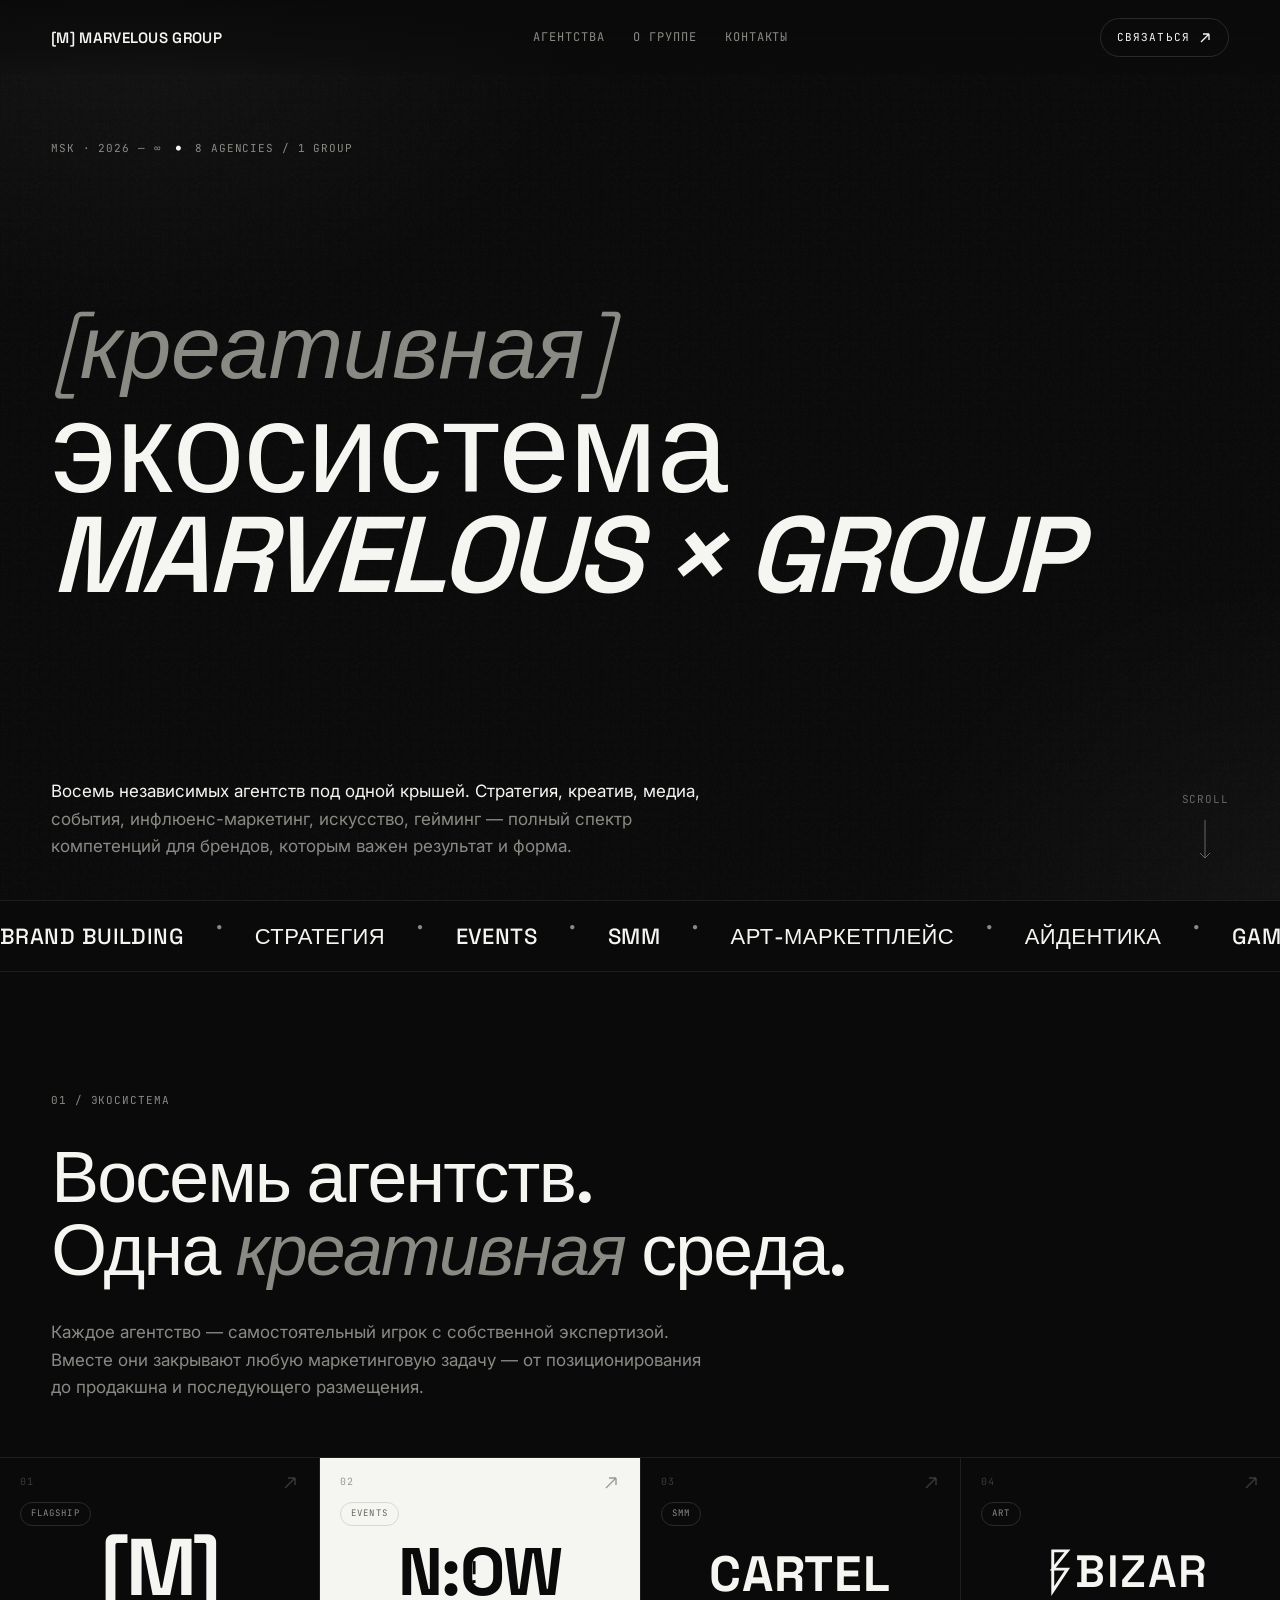
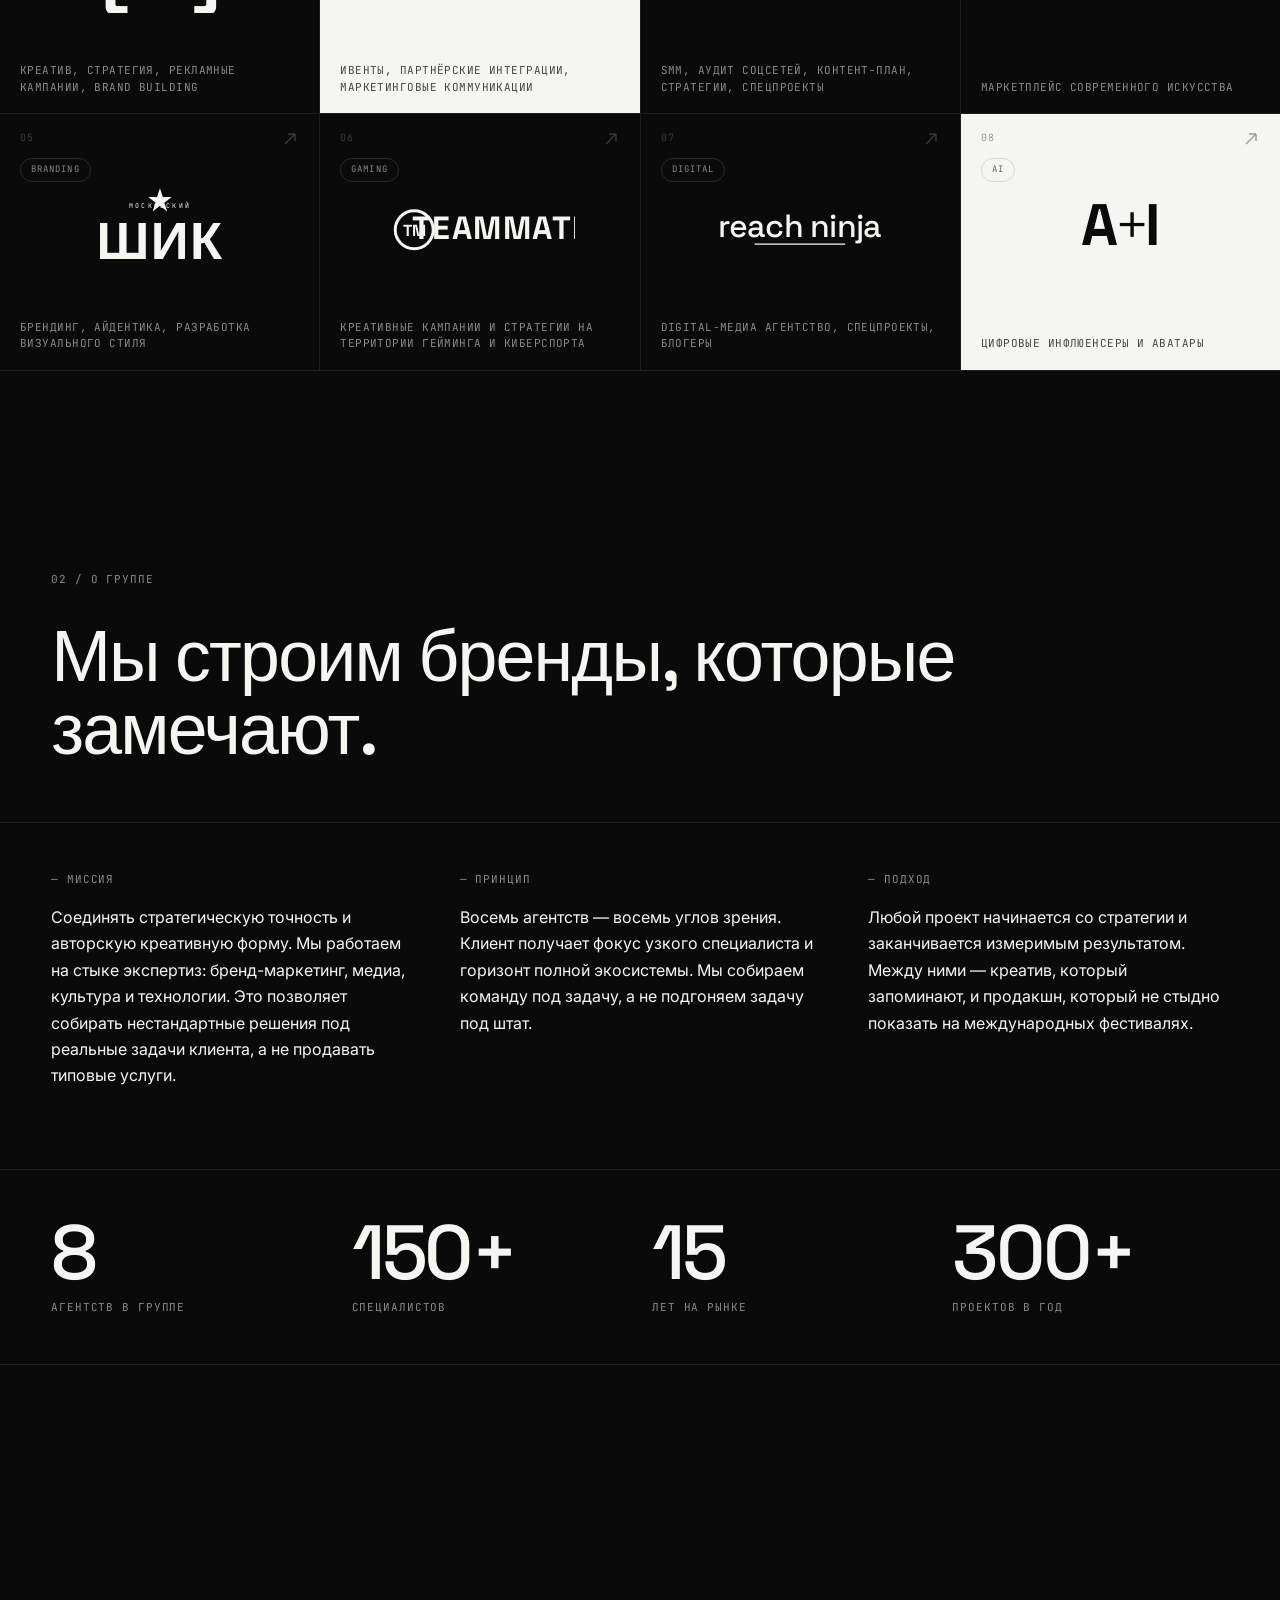
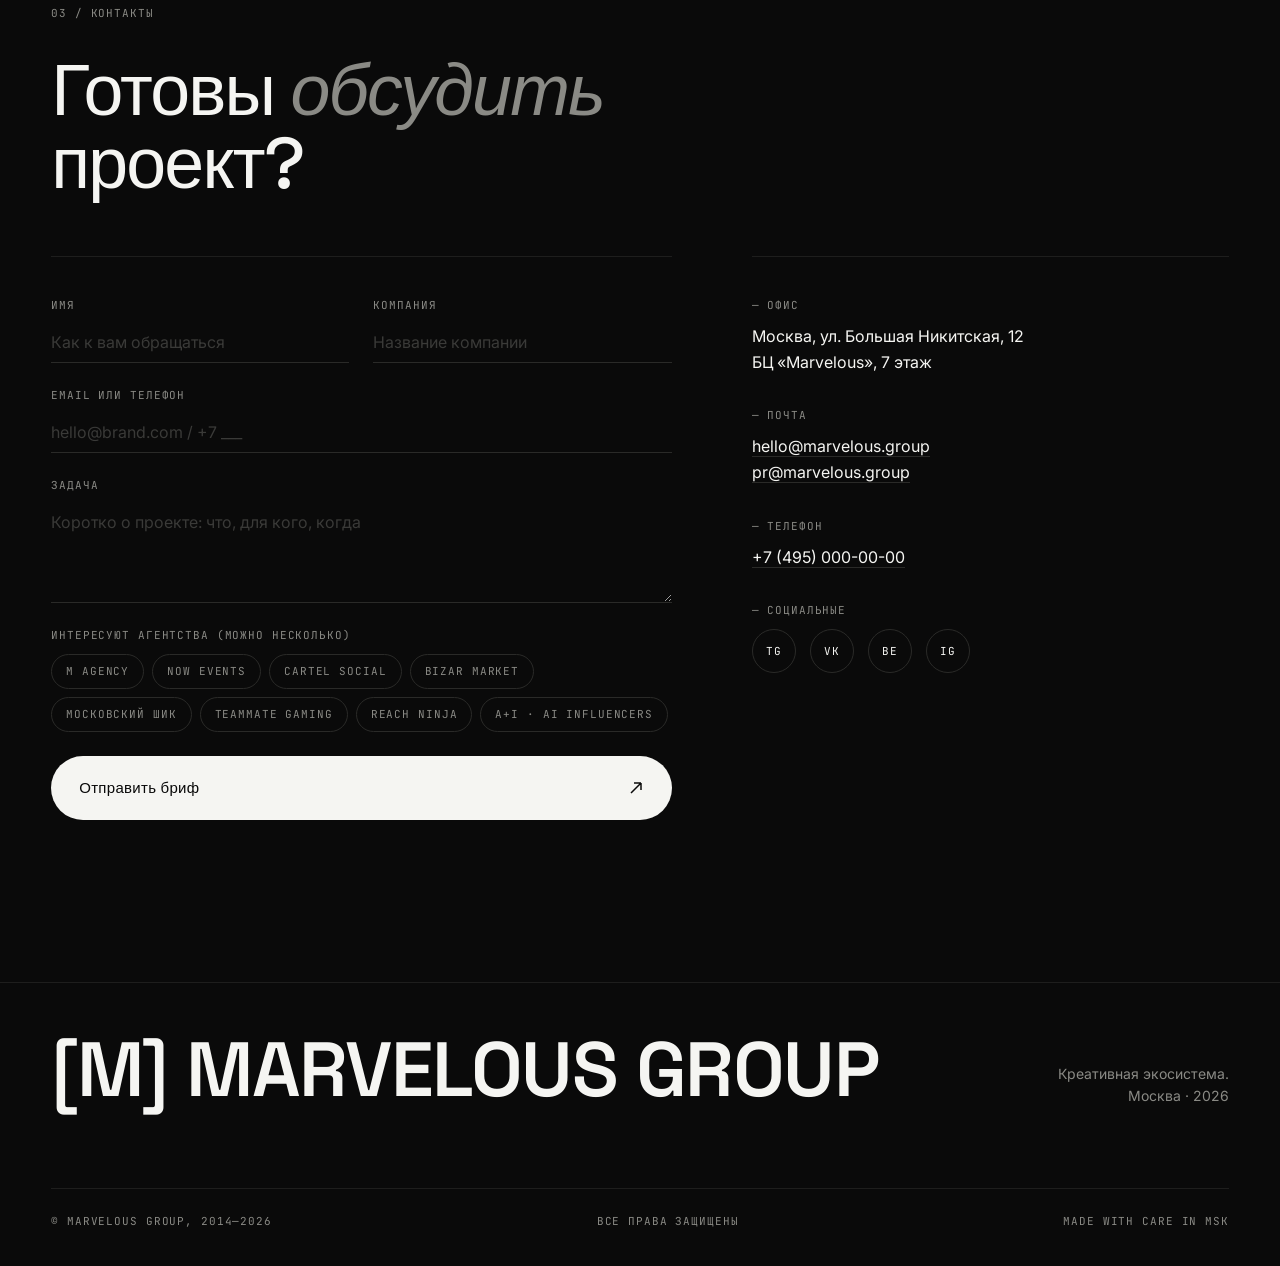
<file: index.html>
<!doctype html>
<html lang="ru">
<head>
<meta charset="utf-8" />
<meta name="viewport" content="width=device-width, initial-scale=1" />
<title>MARVELOUS GROUP — креативная экосистема</title>
<link rel="preconnect" href="https://fonts.googleapis.com">
<link rel="preconnect" href="https://fonts.gstatic.com" crossorigin>
<link href="https://fonts.googleapis.com/css2?family=Space+Grotesk:wght@300;400;500;600;700&family=Inter:wght@300;400;500;600&family=JetBrains+Mono:wght@400;500&display=swap" rel="stylesheet">
<link rel="stylesheet" href="styles.css" />
<link rel="icon" type="image/svg+xml" href="data:image/svg+xml,%3Csvg xmlns='http://www.w3.org/2000/svg' viewBox='0 0 32 32'%3E%3Crect width='32' height='32' fill='%230A0A0A'/%3E%3Ctext x='16' y='22' font-family='Space Grotesk, sans-serif' font-weight='600' font-size='18' fill='%23F5F5F2' text-anchor='middle'%3E%5BM%5D%3C/text%3E%3C/svg%3E" />



<script>
// ── CMS Data Loader ─────────────────────────────────────────────
// Loads JSON files saved by CMS and updates page content
(function() {
  function loadJSON(url) {
    try {
      var xhr = new XMLHttpRequest();
      xhr.open("GET", url, false);
      xhr.send();
      if (xhr.status === 200) return JSON.parse(xhr.responseText);
    } catch(e) {}
    return null;
  }

  document.addEventListener("DOMContentLoaded", function() {

    // ── HERO ──
    var hero = loadJSON("/_data/hero.json");
    if (hero) {
      var metaItems = document.querySelectorAll(".hero__meta .mono");
      if (metaItems[0]) metaItems[0].textContent = hero.meta_city;
      if (metaItems[2]) metaItems[2].textContent = hero.meta_agencies;
      var rows = document.querySelectorAll(".hero__title-row");
      if (rows[0]) rows[0].innerHTML = hero.title1;
      if (rows[1]) rows[1].textContent = hero.title2;
      if (rows[2]) rows[2].innerHTML = hero.title3;
      var lede = document.querySelector(".hero__lede");
      if (lede) lede.textContent = hero.lede;
    }

    // ── ABOUT ──
    var about = loadJSON("/_data/about.json");
    if (about) {
      var aboutTitle = document.querySelector(".about .section-head__title");
      if (aboutTitle) aboutTitle.innerHTML = about.title;
      var cols = document.querySelectorAll(".about__col p");
      if (cols[0]) cols[0].textContent = about.mission;
      if (cols[1]) cols[1].textContent = about.principle;
      if (cols[2]) cols[2].textContent = about.approach;
      var nums = document.querySelectorAll(".stats__num");
      var labels = document.querySelectorAll(".stats__label");
      if (nums[0]) nums[0].textContent = about.stat_agencies;
      if (nums[1]) nums[1].innerHTML = about.stat_people;
      if (nums[2]) nums[2].textContent = about.stat_years;
      if (nums[3]) nums[3].innerHTML = about.stat_projects;
    }

    // ── CONTACTS ──
    var c = loadJSON("/_data/contacts.json");
    if (c) {
      var addrEl = document.querySelector(".contacts__block p");
      if (addrEl) addrEl.innerHTML = c.address1 + "<br>" + c.address2;
      var emails = document.querySelectorAll(".contacts__block a[href^='mailto']");
      if (emails[0]) { emails[0].href = "mailto:" + c.email1; emails[0].textContent = c.email1; }
      if (emails[1]) { emails[1].href = "mailto:" + c.email2; emails[1].textContent = c.email2; }
      var phone = document.querySelector(".contacts__block a[href^='tel']");
      if (phone) { phone.href = "tel:" + c.phone.replace(/[^+\d]/g,""); phone.textContent = c.phone; }
      var social = document.querySelectorAll(".contacts__social a");
      if (social[0] && c.tg)  social[0].href = c.tg;
      if (social[1] && c.vk)  social[1].href = c.vk;
      if (social[2] && c.be)  social[2].href = c.be;
      if (social[3] && c.ig)  social[3].href = c.ig;
    }


    // ── TICKER ──
    var ticker = loadJSON("/_data/ticker.json");
    if (ticker && ticker.items && ticker.items.length) {
      var track = document.querySelector(".ticker__track");
      if (track) {
        var items = ticker.items;
        // duplicate for seamless loop
        var all = [...items, ...items];
        track.innerHTML = all.map(function(item) {
          return '<span>' + item + '</span><span>●</span>';
        }).join('');
      }
    }

    // ── LINKS: agency cards ──
    var links = loadJSON("/_data/links.json");
    if (links && links.agency_links) {
      links.agency_links.forEach(function(ag) {
        if (ag.url) {
          var card = document.querySelector('.card[data-id="' + ag.id + '"]');
          if (card) card.href = ag.url;
        }
      });
    }

    // ── FORM: set mailto action ──
    if (links && links.form_email) {
      var form = document.getElementById("contactForm");
      if (form) {
        form.addEventListener("submit", function(e) {
          e.preventDefault();
          var name = form.querySelector('[name="name"]').value;
          var contact = form.querySelector('[name="contact"]').value;
          var company = form.querySelector('[name="company"]').value;
          var brief = form.querySelector('[name="brief"]').value;
          if (!name || !contact) {
            document.getElementById("formStatus").textContent = "Заполните имя и контакт";
            return;
          }
          var subject = encodeURIComponent("Бриф от " + name + (company ? " (" + company + ")" : ""));
          var body = encodeURIComponent("Имя: " + name + "\nКомпания: " + company + "\nКонтакт: " + contact + "\n\nЗадача:\n" + brief);
          window.location.href = "mailto:" + links.form_email + "?subject=" + subject + "&body=" + body;
          document.getElementById("formStatus").textContent = "Открываем почтовый клиент...";
          document.getElementById("formStatus").classList.add("is-ok");
        }, true); // capture phase to override main.js handler
      }
    }

    // ── TYPOGRAPHY ──
    var typo = loadJSON("/_data/typography.json");
    if (typo) {
      var root = document.documentElement.style;
      if (typo.color_bg) root.setProperty("--bg", typo.color_bg);
      if (typo.color_fg) root.setProperty("--fg", typo.color_fg);
      if (typo.color_accent) root.setProperty("--accent", typo.color_accent);
      if (typo.font_size_base) root.setProperty("--fs-base", typo.font_size_base + "px");
      if (typo.font_size_hero) root.setProperty("--fs-hero", typo.font_size_hero + "vw");
    }

    // ── MAIN LOGO ──
    var logo = loadJSON("/_data/logo_main.json");
    if (logo && logo.logo_image) {
      var navLogo = document.querySelector(".nav__logo");
      if (navLogo) navLogo.innerHTML = '<img src="' + logo.logo_image + '" alt="' + logo.logo_alt + '" style="height:32px;object-fit:contain;" />';
      var footerLogo = document.querySelector(".footer__logo");
      if (footerLogo) footerLogo.innerHTML = '<img src="' + logo.logo_image + '" alt="' + logo.logo_alt + '" style="height:28px;object-fit:contain;" />';
    }

  });
})();
</script>
</head>
<body>

<!-- ============ NAV ============ -->
<nav class="nav">
  <a href="#top" class="nav__logo" aria-label="Marvelous Group">
    <span class="nav__logo-text">[M] MARVELOUS&nbsp;GROUP</span>
  </a>
  <div class="nav__links">
    <a href="#ecosystem">Агентства</a>
    <a href="#about">О группе</a>
    <a href="#contacts">Контакты</a>
  </div>
  <a href="#contacts" class="nav__cta">
    <span>Связаться</span>
    <svg width="14" height="14" viewBox="0 0 14 14" fill="none"><path d="M3 11L11 3M11 3H5M11 3V9" stroke="currentColor" stroke-width="1.3"/></svg>
  </a>
</nav>

<!-- ============ HERO ============ -->
<section class="hero" id="top">
  <div class="hero__grain"></div>
  <div class="hero__meta">
    <span class="mono">MSK · 2026 — ∞</span>
    <span class="mono hero__meta-dot">●</span>
    <span class="mono">8 AGENCIES / 1 GROUP</span>
  </div>

  <h1 class="hero__title">
    <span class="hero__title-row" data-reveal>
      <span class="hero__bracket">[</span>креативная<span class="hero__bracket">]</span>
    </span>
    <span class="hero__title-row hero__title-row--big" data-reveal style="--d:.15s">
      экосистема
    </span>
    <span class="hero__title-row hero__title-row--mega" data-reveal style="--d:.3s">
      MARVELOUS <span class="hero__amp">×</span> GROUP
    </span>
  </h1>

  <div class="hero__foot">
    <p class="hero__lede" data-reveal style="--d:.5s">
      Восемь независимых агентств под одной крышей. Стратегия, креатив, медиа,
      события, инфлюенс-маркетинг, искусство, гейминг — полный спектр компетенций
      для брендов, которым важен результат и форма.
    </p>
    <a href="#ecosystem" class="hero__scroll">
      <span class="mono">SCROLL</span>
      <svg width="12" height="40" viewBox="0 0 12 40" fill="none"><path d="M6 0V38M6 38L1 33M6 38L11 33" stroke="currentColor" stroke-width="1"/></svg>
    </a>
  </div>
</section>

<!-- ============ TICKER ============ -->
<div class="ticker" aria-hidden="true">
  <div class="ticker__track">
    <span>BRAND BUILDING</span><span>●</span>
    <span>СТРАТЕГИЯ</span><span>●</span>
    <span>EVENTS</span><span>●</span>
    <span>SMM</span><span>●</span>
    <span>АРТ-МАРКЕТПЛЕЙС</span><span>●</span>
    <span>АЙДЕНТИКА</span><span>●</span>
    <span>GAMING</span><span>●</span>
    <span>DIGITAL MEDIA</span><span>●</span>
    <span>INFLUENCE</span><span>●</span>
    <span>BRAND BUILDING</span><span>●</span>
    <span>СТРАТЕГИЯ</span><span>●</span>
    <span>EVENTS</span><span>●</span>
    <span>SMM</span><span>●</span>
    <span>АРТ-МАРКЕТПЛЕЙС</span><span>●</span>
    <span>АЙДЕНТИКА</span><span>●</span>
    <span>GAMING</span><span>●</span>
    <span>DIGITAL MEDIA</span><span>●</span>
    <span>INFLUENCE</span><span>●</span>
  </div>
</div>

<!-- ============ ECOSYSTEM GRID ============ -->
<section class="ecosystem" id="ecosystem">
  <header class="section-head">
    <span class="section-head__eyebrow mono">01 / экосистема</span>
    <h2 class="section-head__title" data-reveal>
      Восемь агентств.<br>
      Одна <i>креативная</i> среда.
    </h2>
    <p class="section-head__desc" data-reveal style="--d:.15s">
      Каждое агентство — самостоятельный игрок с собственной экспертизой.
      Вместе они закрывают любую маркетинговую задачу — от позиционирования
      до продакшна и последующего размещения.
    </p>
  </header>

  <div class="grid" id="agencyGrid"><!-- JS fills --></div>
</section>

<!-- ============ ABOUT ============ -->
<section class="about" id="about">
  <header class="section-head section-head--light">
    <span class="section-head__eyebrow mono">02 / о группе</span>
    <h2 class="section-head__title" data-reveal>
      Мы строим бренды,<br>
      которые <i>замечают</i>.
    </h2>
  </header>

  <div class="about__grid">
    <div class="about__col" data-reveal>
      <div class="mono about__label">— миссия</div>
      <p>
        Соединять стратегическую точность и авторскую креативную форму.
        Мы работаем на стыке экспертиз: бренд-маркетинг, медиа, культура
        и технологии. Это позволяет собирать нестандартные решения под
        реальные задачи клиента, а не продавать типовые услуги.
      </p>
    </div>
    <div class="about__col" data-reveal style="--d:.1s">
      <div class="mono about__label">— принцип</div>
      <p>
        Восемь агентств — восемь углов зрения. Клиент получает фокус
        узкого специалиста и горизонт полной экосистемы. Мы собираем
        команду под задачу, а не подгоняем задачу под штат.
      </p>
    </div>
    <div class="about__col" data-reveal style="--d:.2s">
      <div class="mono about__label">— подход</div>
      <p>
        Любой проект начинается со стратегии и заканчивается измеримым
        результатом. Между ними — креатив, который запоминают, и продакшн,
        который не стыдно показать на международных фестивалях.
      </p>
    </div>
  </div>

  <div class="stats">
    <div class="stats__item" data-reveal>
      <div class="stats__num">8</div>
      <div class="stats__label mono">агентств в группе</div>
    </div>
    <div class="stats__item" data-reveal style="--d:.1s">
      <div class="stats__num">150<span>+</span></div>
      <div class="stats__label mono">специалистов</div>
    </div>
    <div class="stats__item" data-reveal style="--d:.2s">
      <div class="stats__num">15</div>
      <div class="stats__label mono">лет на рынке</div>
    </div>
    <div class="stats__item" data-reveal style="--d:.3s">
      <div class="stats__num">300<span>+</span></div>
      <div class="stats__label mono">проектов в год</div>
    </div>
  </div>
</section>

<!-- ============ CONTACTS ============ -->
<section class="contacts" id="contacts">
  <header class="section-head">
    <span class="section-head__eyebrow mono">03 / контакты</span>
    <h2 class="section-head__title" data-reveal>
      Готовы <i>обсудить</i><br>
      проект?
    </h2>
  </header>

  <div class="contacts__grid">
    <form class="form" id="contactForm" novalidate>
      <label class="field">
        <span class="field__label mono">имя</span>
        <input type="text" name="name" required placeholder="Как к вам обращаться" />
      </label>
      <label class="field">
        <span class="field__label mono">компания</span>
        <input type="text" name="company" placeholder="Название компании" />
      </label>
      <label class="field field--full">
        <span class="field__label mono">email или телефон</span>
        <input type="text" name="contact" required placeholder="hello@brand.com / +7 ___" />
      </label>
      <label class="field field--full">
        <span class="field__label mono">задача</span>
        <textarea name="brief" rows="4" placeholder="Коротко о проекте: что, для кого, когда"></textarea>
      </label>
      <div class="field field--full form__agencies">
        <span class="field__label mono">интересуют агентства (можно несколько)</span>
        <div class="chips" id="chips"></div>
      </div>
      <button class="btn" type="submit">
        <span>Отправить бриф</span>
        <svg width="16" height="16" viewBox="0 0 16 16" fill="none"><path d="M3 13L13 3M13 3H6M13 3V10" stroke="currentColor" stroke-width="1.5"/></svg>
      </button>
      <div class="form__status mono" id="formStatus"></div>
    </form>

    <aside class="contacts__info">
      <div class="contacts__block">
        <div class="mono contacts__label">— офис</div>
        <p>Москва, ул. Большая Никитская, 12<br>БЦ «Marvelous», 7&nbsp;этаж</p>
      </div>
      <div class="contacts__block">
        <div class="mono contacts__label">— почта</div>
        <a href="mailto:hello@marvelous.group">hello@marvelous.group</a><br>
        <a href="mailto:pr@marvelous.group">pr@marvelous.group</a>
      </div>
      <div class="contacts__block">
        <div class="mono contacts__label">— телефон</div>
        <a href="tel:+74950000000">+7 (495) 000-00-00</a>
      </div>
      <div class="contacts__block">
        <div class="mono contacts__label">— социальные</div>
        <div class="contacts__social">
          <a href="#">TG</a>
          <a href="#">VK</a>
          <a href="#">BE</a>
          <a href="#">IG</a>
        </div>
      </div>
    </aside>
  </div>
</section>

<!-- ============ FOOTER ============ -->
<footer class="footer">
  <div class="footer__top">
    <div class="footer__logo">
      [M] MARVELOUS&nbsp;GROUP
    </div>
    <div class="footer__lede">
      Креативная экосистема.<br>Москва · 2026
    </div>
  </div>
  <div class="footer__bot mono">
    <span>© MARVELOUS GROUP, 2014—2026</span>
    <span>все права защищены</span>
    <span>made with care in MSK</span>
  </div>
</footer>

<!-- ============ MODAL ============ -->
<div class="modal" id="modal" aria-hidden="true" role="dialog">
  <div class="modal__backdrop" data-close></div>
  <div class="modal__panel" role="document">
    <button class="modal__close" data-close aria-label="Закрыть">
      <svg width="18" height="18" viewBox="0 0 18 18"><path d="M2 2L16 16M16 2L2 16" stroke="currentColor" stroke-width="1.5"/></svg>
    </button>
    <div class="modal__body" id="modalBody"></div>
  </div>
</div>

<script src="agencies.js"></script>
<script src="main.js"></script>
</body>
</html>
</file>
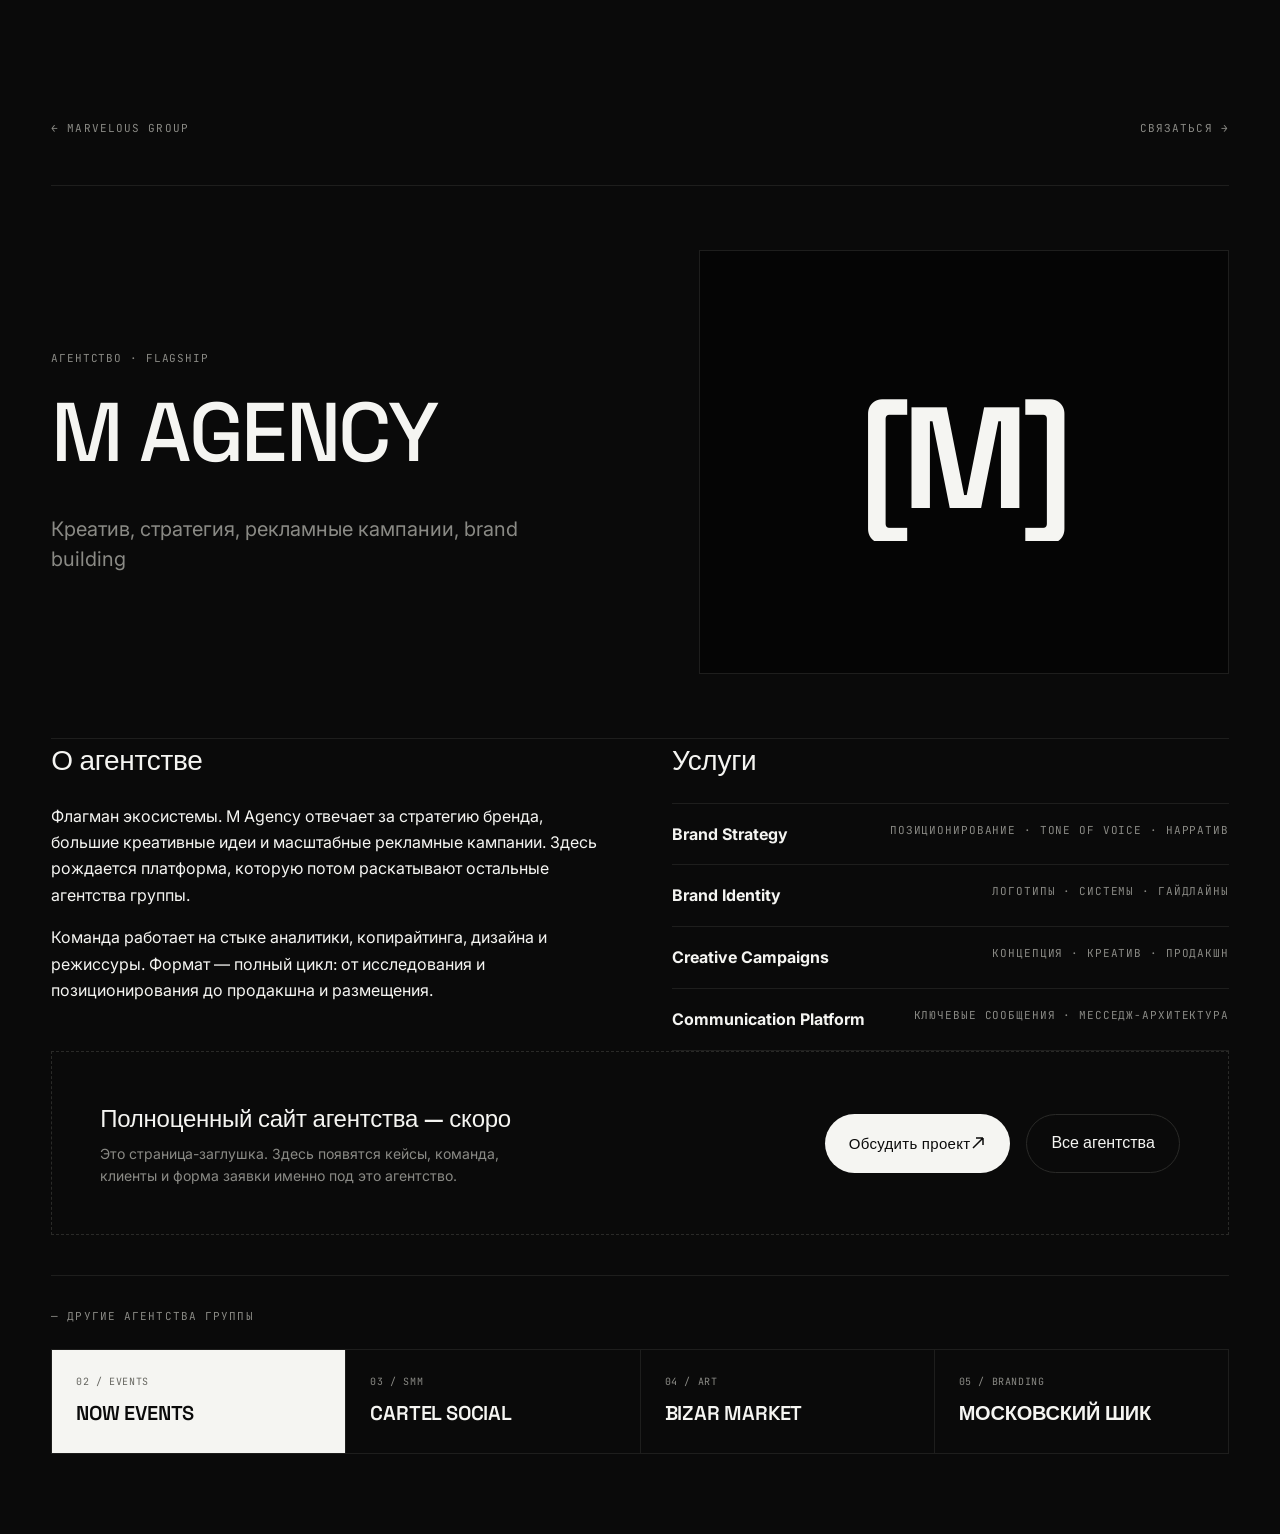
<file: agency/_template.html>
<!doctype html>
<html lang="ru">
<head>
<meta charset="utf-8"/>
<meta name="viewport" content="width=device-width, initial-scale=1"/>
<title>Агентство — MARVELOUS GROUP</title>
<link rel="preconnect" href="https://fonts.googleapis.com">
<link rel="preconnect" href="https://fonts.gstatic.com" crossorigin>
<link href="https://fonts.googleapis.com/css2?family=Space+Grotesk:wght@300;400;500;600;700&family=Inter:wght@300;400;500;600&family=JetBrains+Mono:wght@400;500&display=swap" rel="stylesheet">
<link rel="stylesheet" href="../styles.css"/>
<style>
  .stub{
    min-height:100svh;
    padding: 120px var(--pad-x) 80px;
    display:flex; flex-direction:column; gap: 48px;
  }
  .stub__nav{
    display:flex; justify-content:space-between; align-items:center;
    font-family:var(--mono); font-size:11px; letter-spacing:.1em; text-transform:uppercase;
  }
  .stub__nav a{ color:var(--fg-dim); transition:color .3s var(--ease);}
  .stub__nav a:hover{color:var(--fg);}
  .stub__hero{
    display:grid; grid-template-columns: 1.1fr 1fr; gap: 64px;
    align-items:center;
    border-top:1px solid var(--line);
    border-bottom:1px solid var(--line);
    padding: 64px 0;
  }
  @media (max-width: 1200px){ .stub__hero{grid-template-columns:1fr; gap:40px} }
  .stub__eyebrow{ margin-bottom:24px;}
  .stub__name{
    font-family:var(--display); font-weight:500;
    font-size: clamp(48px, 6.5vw, 104px);
    line-height:1; letter-spacing:-.03em;
    overflow-wrap: break-word; word-break: normal;
  }
  .stub__tagline{
    margin-top: 40px; font-size:20px; line-height:1.5; color: var(--fg-dim); max-width: 40ch;
  }
  .stub__logo{
    display:flex; align-items:center; justify-content:center;
    aspect-ratio: 5/4;
    background:#050505; border:1px solid var(--line);
    padding: 48px;
  }
  .stub__logo--inverse{ background: var(--bg-alt); color:#0A0A0A;}
  .stub__logo svg{ width: min(80%, 340px); height:auto; }

  .stub__body{
    display:grid; grid-template-columns: 1fr 1fr; gap: 64px;
  }
  @media (max-width: 900px){ .stub__body{grid-template-columns:1fr; gap:32px} }
  .stub__body h3{
    font-family:var(--display); font-weight:500;
    font-size: 28px; letter-spacing:-.01em;
    margin-bottom: 20px;
  }
  .stub__body p{ color:var(--fg); line-height:1.65; margin-bottom:16px; font-size:16px;}
  .stub__services{list-style:none;}
  .stub__services li{
    padding: 18px 0; border-top:1px solid var(--line);
    display:flex; justify-content:space-between; gap:24px;
    font-size:16px;
  }
  .stub__services li:last-child{border-bottom:1px solid var(--line);}
  .stub__services li span{
    color:var(--fg-dim); font-family:var(--mono); font-size:11px; letter-spacing:.08em; text-transform:uppercase;
  }

  .stub__coming{
    padding: 48px;
    border:1px dashed var(--line-strong);
    display:flex; align-items:center; gap:24px; flex-wrap:wrap; justify-content:space-between;
  }
  .stub__coming h4{
    font-family:var(--display); font-weight:500; font-size:24px; letter-spacing:-.01em;
  }
  .stub__coming p{ color: var(--fg-dim); max-width:50ch; margin-top:6px; font-size:14px;}

  .stub__cta{ display:flex; gap:16px; flex-wrap:wrap; }
  .stub__cta .btn{ width:auto; padding: 16px 24px;}
  .stub__cta .ghost{
    padding: 16px 24px;
    border:1px solid var(--line-strong); border-radius:999px;
    font-family:var(--display); font-weight:500;
    transition: border-color .3s var(--ease);
  }
  .stub__cta .ghost:hover{ border-color: var(--fg);}

  .stub__other{
    margin-top: 40px;
    padding-top:32px; border-top:1px solid var(--line);
  }
  .stub__other-title{
    font-family:var(--mono); font-size:11px; letter-spacing:.1em; text-transform:uppercase;
    color:var(--fg-dim); margin-bottom:24px;
  }
  .stub__other-grid{
    display:grid; grid-template-columns: repeat(4, 1fr); gap:1px;
    background:var(--line);
    border: 1px solid var(--line);
  }
  @media (max-width: 900px){ .stub__other-grid{grid-template-columns: repeat(2, 1fr);} }
  .stub__other-grid a{
    background:var(--bg);
    padding: 24px;
    display:flex; flex-direction:column; gap:8px;
    transition: background .3s var(--ease);
  }
  .stub__other-grid a:hover{ background:#050505;}
  .stub__other-grid a.inverse{ background:var(--bg-alt); color:#0A0A0A;}
  .stub__other-grid a.inverse:hover{ background: #ECECE8;}
  .stub__other-name{
    font-family:var(--display); font-weight:600; font-size:20px; letter-spacing:-.01em;
  }
  .stub__other-desc{
    font-family:var(--mono); font-size:10px; letter-spacing:.06em; text-transform:uppercase;
    color:var(--fg-dim);
  }
  .stub__other-grid a.inverse .stub__other-desc{ color:#666660;}
</style>
</head>
<body>

<main class="stub" id="stub">
  <div class="stub__nav">
    <a href="../index.html">← MARVELOUS GROUP</a>
    <a href="../index.html#contacts">Связаться →</a>
  </div>

  <div id="content"><!-- filled by JS --></div>
</main>

<script src="../agencies.js"></script>
<script>
(function(){
  const slug = new URLSearchParams(location.search).get("slug")
    || location.pathname.split("/").pop().replace(".html","");
  const AGENCIES = window.AGENCIES || [];
  const invertedIds = new Set(["now", "ai"]);
  const a = AGENCIES.find(x => x.slug === slug) || AGENCIES[0];

  const others = AGENCIES.filter(x => x.slug !== a.slug).slice(0, 4);

  const el = document.getElementById("content");
  el.innerHTML = `
    <section class="stub__hero">
      <div>
        <div class="mono stub__eyebrow">агентство · ${a.tag}</div>
        <h1 class="stub__name">${a.nameFull}</h1>
        <p class="stub__tagline">${a.tagline}</p>
      </div>
      <div class="stub__logo ${invertedIds.has(a.id) ? "stub__logo--inverse" : ""}">${a.logo}</div>
    </section>

    <section class="stub__body">
      <div>
        <h3>О агентстве</h3>
        ${a.about.map(p => `<p>${p}</p>`).join("")}
      </div>
      <div>
        <h3>Услуги</h3>
        <ul class="stub__services">
          ${a.services.map(s => `<li><strong>${s[0]}</strong><span>${s[1]}</span></li>`).join("")}
        </ul>
      </div>
    </section>

    <section class="stub__coming">
      <div>
        <h4>Полноценный сайт агентства — скоро</h4>
        <p>Это страница-заглушка. Здесь появятся кейсы, команда, клиенты и форма заявки именно под это агентство.</p>
      </div>
      <div class="stub__cta">
        <a class="btn" href="../index.html#contacts">
          <span>Обсудить проект</span>
          <svg width="16" height="16" viewBox="0 0 16 16" fill="none"><path d="M3 13L13 3M13 3H6M13 3V10" stroke="currentColor" stroke-width="1.5"/></svg>
        </a>
        <a class="ghost" href="../index.html#ecosystem">Все агентства</a>
      </div>
    </section>

    <section class="stub__other">
      <div class="stub__other-title">— другие агентства группы</div>
      <div class="stub__other-grid">
        ${others.map(o => `
          <a href="${o.slug}.html" class="${invertedIds.has(o.id) ? "inverse" : ""}">
            <span class="stub__other-desc">0${AGENCIES.indexOf(o)+1} / ${o.tag}</span>
            <span class="stub__other-name">${o.nameFull}</span>
          </a>
        `).join("")}
      </div>
    </section>
  `;

  document.title = `${a.nameFull} — MARVELOUS GROUP`;
})();
</script>

</body>
</html>
</file>
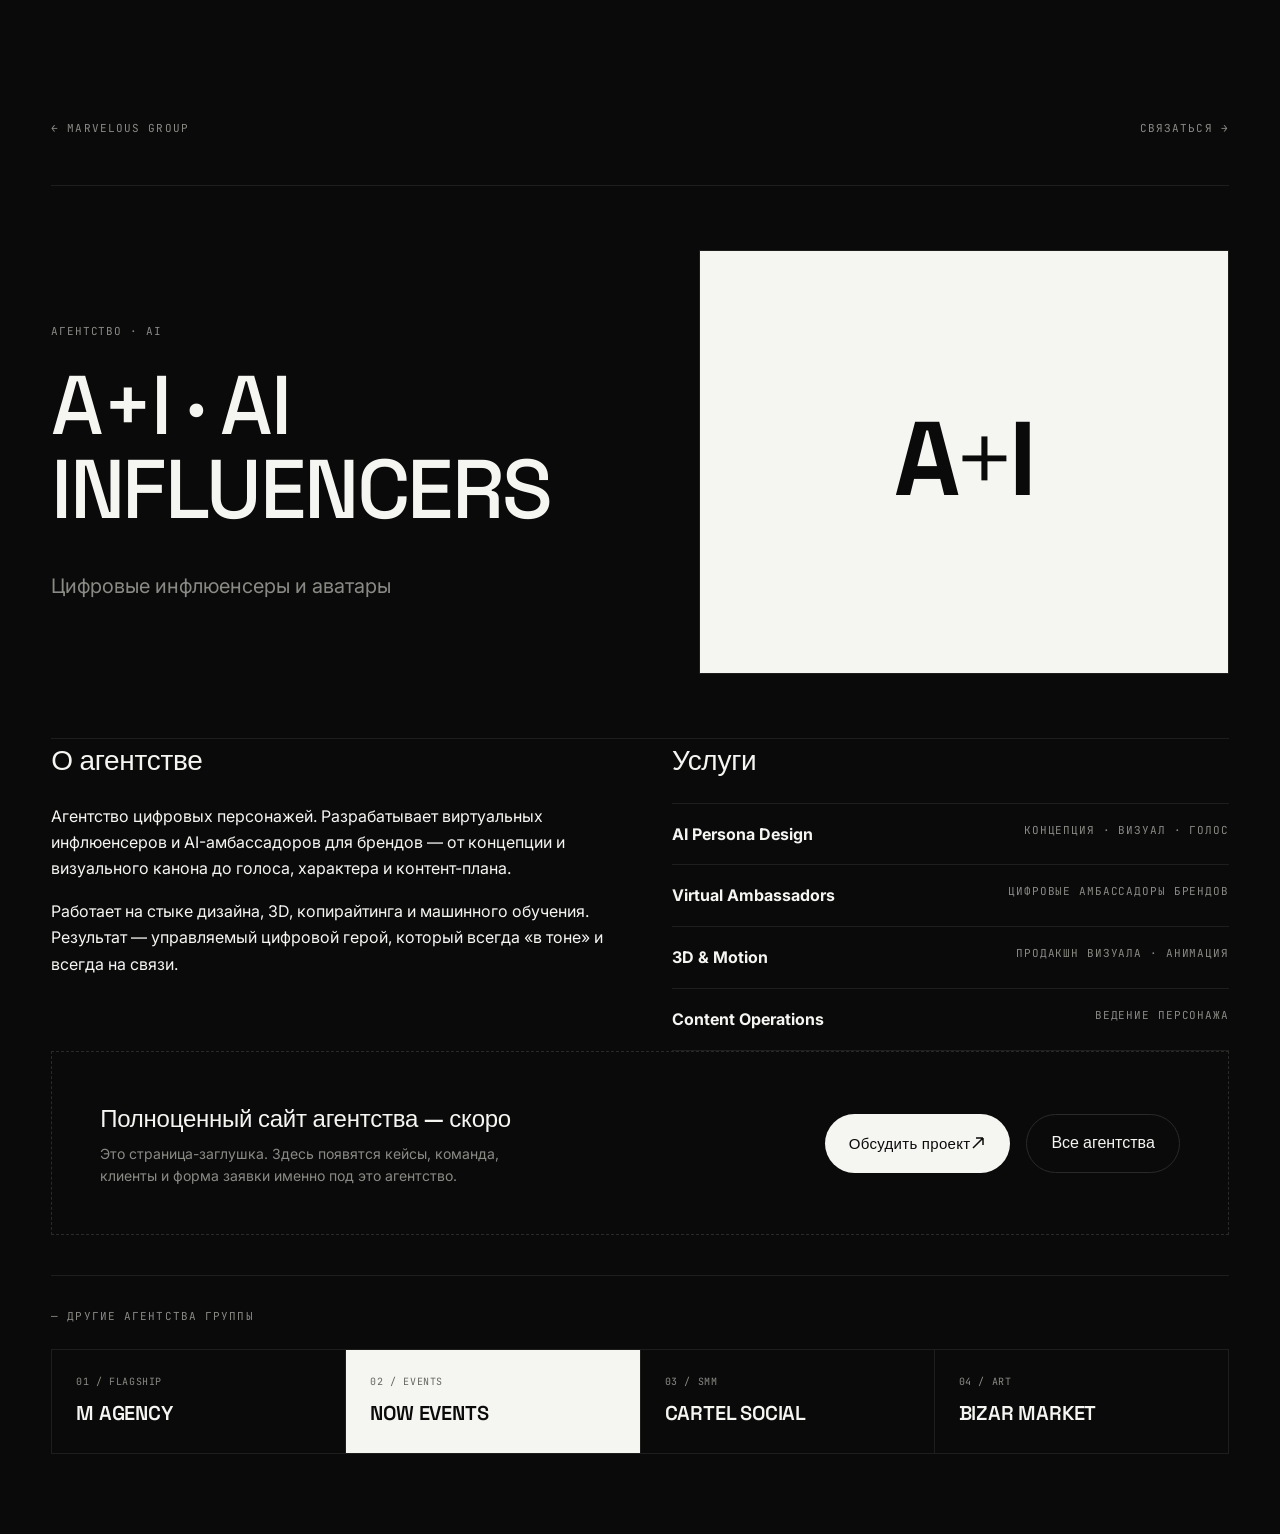
<file: agency/ai.html>
<!doctype html>
<html lang="ru">
<head>
<meta charset="utf-8"/>
<meta name="viewport" content="width=device-width, initial-scale=1"/>
<title>Агентство — MARVELOUS GROUP</title>
<link rel="preconnect" href="https://fonts.googleapis.com">
<link rel="preconnect" href="https://fonts.gstatic.com" crossorigin>
<link href="https://fonts.googleapis.com/css2?family=Space+Grotesk:wght@300;400;500;600;700&family=Inter:wght@300;400;500;600&family=JetBrains+Mono:wght@400;500&display=swap" rel="stylesheet">
<link rel="stylesheet" href="../styles.css"/>
<style>
  .stub{
    min-height:100svh;
    padding: 120px var(--pad-x) 80px;
    display:flex; flex-direction:column; gap: 48px;
  }
  .stub__nav{
    display:flex; justify-content:space-between; align-items:center;
    font-family:var(--mono); font-size:11px; letter-spacing:.1em; text-transform:uppercase;
  }
  .stub__nav a{ color:var(--fg-dim); transition:color .3s var(--ease);}
  .stub__nav a:hover{color:var(--fg);}
  .stub__hero{
    display:grid; grid-template-columns: 1.1fr 1fr; gap: 64px;
    align-items:center;
    border-top:1px solid var(--line);
    border-bottom:1px solid var(--line);
    padding: 64px 0;
  }
  @media (max-width: 1200px){ .stub__hero{grid-template-columns:1fr; gap:40px} }
  .stub__eyebrow{ margin-bottom:24px;}
  .stub__name{
    font-family:var(--display); font-weight:500;
    font-size: clamp(48px, 6.5vw, 104px);
    line-height:1; letter-spacing:-.03em;
    overflow-wrap: break-word; word-break: normal;
  }
  .stub__tagline{
    margin-top: 40px; font-size:20px; line-height:1.5; color: var(--fg-dim); max-width: 40ch;
  }
  .stub__logo{
    display:flex; align-items:center; justify-content:center;
    aspect-ratio: 5/4;
    background:#050505; border:1px solid var(--line);
    padding: 48px;
  }
  .stub__logo--inverse{ background: var(--bg-alt); color:#0A0A0A;}
  .stub__logo svg{ width: min(80%, 340px); height:auto; }

  .stub__body{
    display:grid; grid-template-columns: 1fr 1fr; gap: 64px;
  }
  @media (max-width: 900px){ .stub__body{grid-template-columns:1fr; gap:32px} }
  .stub__body h3{
    font-family:var(--display); font-weight:500;
    font-size: 28px; letter-spacing:-.01em;
    margin-bottom: 20px;
  }
  .stub__body p{ color:var(--fg); line-height:1.65; margin-bottom:16px; font-size:16px;}
  .stub__services{list-style:none;}
  .stub__services li{
    padding: 18px 0; border-top:1px solid var(--line);
    display:flex; justify-content:space-between; gap:24px;
    font-size:16px;
  }
  .stub__services li:last-child{border-bottom:1px solid var(--line);}
  .stub__services li span{
    color:var(--fg-dim); font-family:var(--mono); font-size:11px; letter-spacing:.08em; text-transform:uppercase;
  }

  .stub__coming{
    padding: 48px;
    border:1px dashed var(--line-strong);
    display:flex; align-items:center; gap:24px; flex-wrap:wrap; justify-content:space-between;
  }
  .stub__coming h4{
    font-family:var(--display); font-weight:500; font-size:24px; letter-spacing:-.01em;
  }
  .stub__coming p{ color: var(--fg-dim); max-width:50ch; margin-top:6px; font-size:14px;}

  .stub__cta{ display:flex; gap:16px; flex-wrap:wrap; }
  .stub__cta .btn{ width:auto; padding: 16px 24px;}
  .stub__cta .ghost{
    padding: 16px 24px;
    border:1px solid var(--line-strong); border-radius:999px;
    font-family:var(--display); font-weight:500;
    transition: border-color .3s var(--ease);
  }
  .stub__cta .ghost:hover{ border-color: var(--fg);}

  .stub__other{
    margin-top: 40px;
    padding-top:32px; border-top:1px solid var(--line);
  }
  .stub__other-title{
    font-family:var(--mono); font-size:11px; letter-spacing:.1em; text-transform:uppercase;
    color:var(--fg-dim); margin-bottom:24px;
  }
  .stub__other-grid{
    display:grid; grid-template-columns: repeat(4, 1fr); gap:1px;
    background:var(--line);
    border: 1px solid var(--line);
  }
  @media (max-width: 900px){ .stub__other-grid{grid-template-columns: repeat(2, 1fr);} }
  .stub__other-grid a{
    background:var(--bg);
    padding: 24px;
    display:flex; flex-direction:column; gap:8px;
    transition: background .3s var(--ease);
  }
  .stub__other-grid a:hover{ background:#050505;}
  .stub__other-grid a.inverse{ background:var(--bg-alt); color:#0A0A0A;}
  .stub__other-grid a.inverse:hover{ background: #ECECE8;}
  .stub__other-name{
    font-family:var(--display); font-weight:600; font-size:20px; letter-spacing:-.01em;
  }
  .stub__other-desc{
    font-family:var(--mono); font-size:10px; letter-spacing:.06em; text-transform:uppercase;
    color:var(--fg-dim);
  }
  .stub__other-grid a.inverse .stub__other-desc{ color:#666660;}
</style>
</head>
<body>

<main class="stub" id="stub">
  <div class="stub__nav">
    <a href="../index.html">← MARVELOUS GROUP</a>
    <a href="../index.html#contacts">Связаться →</a>
  </div>

  <div id="content"><!-- filled by JS --></div>
</main>

<script src="../agencies.js"></script>
<script>
(function(){
  const slug = "ai";
  const AGENCIES = window.AGENCIES || [];
  const invertedIds = new Set(["now", "ai"]);
  const a = AGENCIES.find(x => x.slug === slug) || AGENCIES[0];

  const others = AGENCIES.filter(x => x.slug !== a.slug).slice(0, 4);

  const el = document.getElementById("content");
  el.innerHTML = `
    <section class="stub__hero">
      <div>
        <div class="mono stub__eyebrow">агентство · ${a.tag}</div>
        <h1 class="stub__name">${a.nameFull}</h1>
        <p class="stub__tagline">${a.tagline}</p>
      </div>
      <div class="stub__logo ${invertedIds.has(a.id) ? "stub__logo--inverse" : ""}">${a.logo}</div>
    </section>

    <section class="stub__body">
      <div>
        <h3>О агентстве</h3>
        ${a.about.map(p => `<p>${p}</p>`).join("")}
      </div>
      <div>
        <h3>Услуги</h3>
        <ul class="stub__services">
          ${a.services.map(s => `<li><strong>${s[0]}</strong><span>${s[1]}</span></li>`).join("")}
        </ul>
      </div>
    </section>

    <section class="stub__coming">
      <div>
        <h4>Полноценный сайт агентства — скоро</h4>
        <p>Это страница-заглушка. Здесь появятся кейсы, команда, клиенты и форма заявки именно под это агентство.</p>
      </div>
      <div class="stub__cta">
        <a class="btn" href="../index.html#contacts">
          <span>Обсудить проект</span>
          <svg width="16" height="16" viewBox="0 0 16 16" fill="none"><path d="M3 13L13 3M13 3H6M13 3V10" stroke="currentColor" stroke-width="1.5"/></svg>
        </a>
        <a class="ghost" href="../index.html#ecosystem">Все агентства</a>
      </div>
    </section>

    <section class="stub__other">
      <div class="stub__other-title">— другие агентства группы</div>
      <div class="stub__other-grid">
        ${others.map(o => `
          <a href="${o.slug}.html" class="${invertedIds.has(o.id) ? "inverse" : ""}">
            <span class="stub__other-desc">0${AGENCIES.indexOf(o)+1} / ${o.tag}</span>
            <span class="stub__other-name">${o.nameFull}</span>
          </a>
        `).join("")}
      </div>
    </section>
  `;

  document.title = `${a.nameFull} — MARVELOUS GROUP`;
})();
</script>

</body>
</html>
</file>
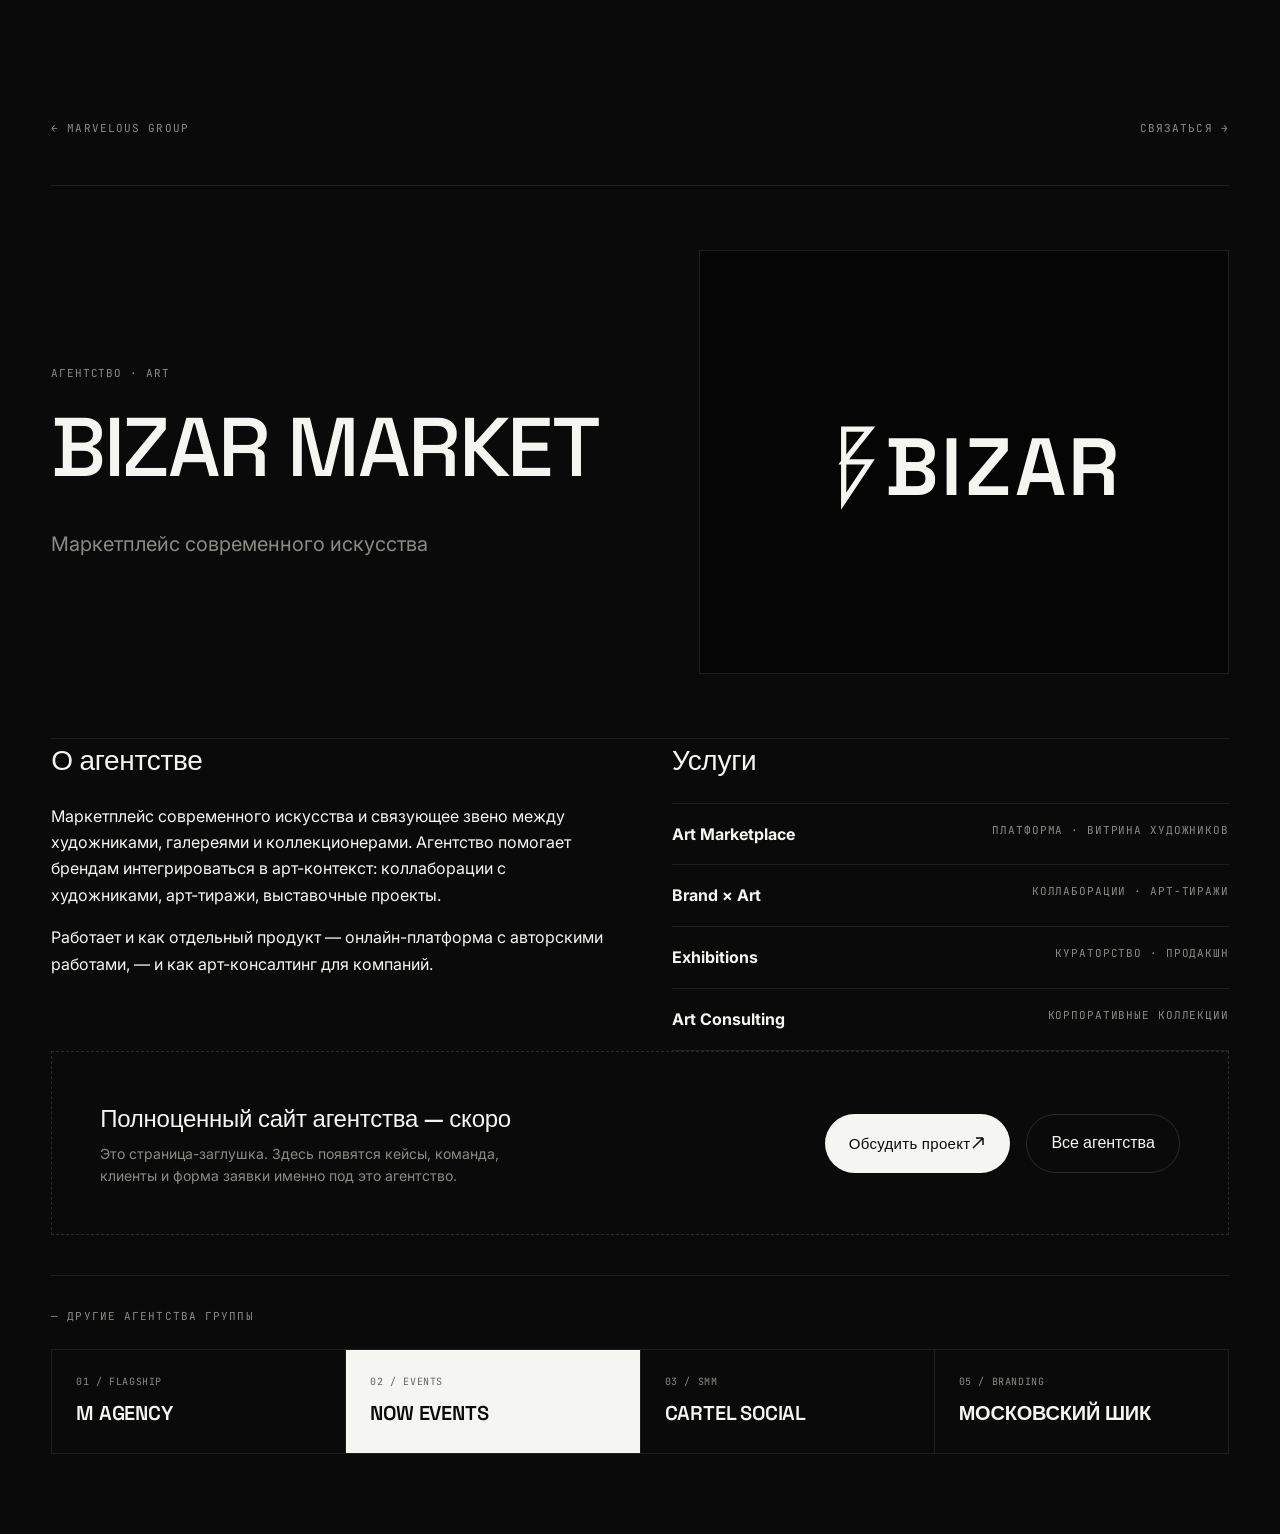
<file: agency/bizar.html>
<!doctype html>
<html lang="ru">
<head>
<meta charset="utf-8"/>
<meta name="viewport" content="width=device-width, initial-scale=1"/>
<title>Агентство — MARVELOUS GROUP</title>
<link rel="preconnect" href="https://fonts.googleapis.com">
<link rel="preconnect" href="https://fonts.gstatic.com" crossorigin>
<link href="https://fonts.googleapis.com/css2?family=Space+Grotesk:wght@300;400;500;600;700&family=Inter:wght@300;400;500;600&family=JetBrains+Mono:wght@400;500&display=swap" rel="stylesheet">
<link rel="stylesheet" href="../styles.css"/>
<style>
  .stub{
    min-height:100svh;
    padding: 120px var(--pad-x) 80px;
    display:flex; flex-direction:column; gap: 48px;
  }
  .stub__nav{
    display:flex; justify-content:space-between; align-items:center;
    font-family:var(--mono); font-size:11px; letter-spacing:.1em; text-transform:uppercase;
  }
  .stub__nav a{ color:var(--fg-dim); transition:color .3s var(--ease);}
  .stub__nav a:hover{color:var(--fg);}
  .stub__hero{
    display:grid; grid-template-columns: 1.1fr 1fr; gap: 64px;
    align-items:center;
    border-top:1px solid var(--line);
    border-bottom:1px solid var(--line);
    padding: 64px 0;
  }
  @media (max-width: 1200px){ .stub__hero{grid-template-columns:1fr; gap:40px} }
  .stub__eyebrow{ margin-bottom:24px;}
  .stub__name{
    font-family:var(--display); font-weight:500;
    font-size: clamp(48px, 6.5vw, 104px);
    line-height:1; letter-spacing:-.03em;
    overflow-wrap: break-word; word-break: normal;
  }
  .stub__tagline{
    margin-top: 40px; font-size:20px; line-height:1.5; color: var(--fg-dim); max-width: 40ch;
  }
  .stub__logo{
    display:flex; align-items:center; justify-content:center;
    aspect-ratio: 5/4;
    background:#050505; border:1px solid var(--line);
    padding: 48px;
  }
  .stub__logo--inverse{ background: var(--bg-alt); color:#0A0A0A;}
  .stub__logo svg{ width: min(80%, 340px); height:auto; }

  .stub__body{
    display:grid; grid-template-columns: 1fr 1fr; gap: 64px;
  }
  @media (max-width: 900px){ .stub__body{grid-template-columns:1fr; gap:32px} }
  .stub__body h3{
    font-family:var(--display); font-weight:500;
    font-size: 28px; letter-spacing:-.01em;
    margin-bottom: 20px;
  }
  .stub__body p{ color:var(--fg); line-height:1.65; margin-bottom:16px; font-size:16px;}
  .stub__services{list-style:none;}
  .stub__services li{
    padding: 18px 0; border-top:1px solid var(--line);
    display:flex; justify-content:space-between; gap:24px;
    font-size:16px;
  }
  .stub__services li:last-child{border-bottom:1px solid var(--line);}
  .stub__services li span{
    color:var(--fg-dim); font-family:var(--mono); font-size:11px; letter-spacing:.08em; text-transform:uppercase;
  }

  .stub__coming{
    padding: 48px;
    border:1px dashed var(--line-strong);
    display:flex; align-items:center; gap:24px; flex-wrap:wrap; justify-content:space-between;
  }
  .stub__coming h4{
    font-family:var(--display); font-weight:500; font-size:24px; letter-spacing:-.01em;
  }
  .stub__coming p{ color: var(--fg-dim); max-width:50ch; margin-top:6px; font-size:14px;}

  .stub__cta{ display:flex; gap:16px; flex-wrap:wrap; }
  .stub__cta .btn{ width:auto; padding: 16px 24px;}
  .stub__cta .ghost{
    padding: 16px 24px;
    border:1px solid var(--line-strong); border-radius:999px;
    font-family:var(--display); font-weight:500;
    transition: border-color .3s var(--ease);
  }
  .stub__cta .ghost:hover{ border-color: var(--fg);}

  .stub__other{
    margin-top: 40px;
    padding-top:32px; border-top:1px solid var(--line);
  }
  .stub__other-title{
    font-family:var(--mono); font-size:11px; letter-spacing:.1em; text-transform:uppercase;
    color:var(--fg-dim); margin-bottom:24px;
  }
  .stub__other-grid{
    display:grid; grid-template-columns: repeat(4, 1fr); gap:1px;
    background:var(--line);
    border: 1px solid var(--line);
  }
  @media (max-width: 900px){ .stub__other-grid{grid-template-columns: repeat(2, 1fr);} }
  .stub__other-grid a{
    background:var(--bg);
    padding: 24px;
    display:flex; flex-direction:column; gap:8px;
    transition: background .3s var(--ease);
  }
  .stub__other-grid a:hover{ background:#050505;}
  .stub__other-grid a.inverse{ background:var(--bg-alt); color:#0A0A0A;}
  .stub__other-grid a.inverse:hover{ background: #ECECE8;}
  .stub__other-name{
    font-family:var(--display); font-weight:600; font-size:20px; letter-spacing:-.01em;
  }
  .stub__other-desc{
    font-family:var(--mono); font-size:10px; letter-spacing:.06em; text-transform:uppercase;
    color:var(--fg-dim);
  }
  .stub__other-grid a.inverse .stub__other-desc{ color:#666660;}
</style>
</head>
<body>

<main class="stub" id="stub">
  <div class="stub__nav">
    <a href="../index.html">← MARVELOUS GROUP</a>
    <a href="../index.html#contacts">Связаться →</a>
  </div>

  <div id="content"><!-- filled by JS --></div>
</main>

<script src="../agencies.js"></script>
<script>
(function(){
  const slug = "bizar";
  const AGENCIES = window.AGENCIES || [];
  const invertedIds = new Set(["now", "ai"]);
  const a = AGENCIES.find(x => x.slug === slug) || AGENCIES[0];

  const others = AGENCIES.filter(x => x.slug !== a.slug).slice(0, 4);

  const el = document.getElementById("content");
  el.innerHTML = `
    <section class="stub__hero">
      <div>
        <div class="mono stub__eyebrow">агентство · ${a.tag}</div>
        <h1 class="stub__name">${a.nameFull}</h1>
        <p class="stub__tagline">${a.tagline}</p>
      </div>
      <div class="stub__logo ${invertedIds.has(a.id) ? "stub__logo--inverse" : ""}">${a.logo}</div>
    </section>

    <section class="stub__body">
      <div>
        <h3>О агентстве</h3>
        ${a.about.map(p => `<p>${p}</p>`).join("")}
      </div>
      <div>
        <h3>Услуги</h3>
        <ul class="stub__services">
          ${a.services.map(s => `<li><strong>${s[0]}</strong><span>${s[1]}</span></li>`).join("")}
        </ul>
      </div>
    </section>

    <section class="stub__coming">
      <div>
        <h4>Полноценный сайт агентства — скоро</h4>
        <p>Это страница-заглушка. Здесь появятся кейсы, команда, клиенты и форма заявки именно под это агентство.</p>
      </div>
      <div class="stub__cta">
        <a class="btn" href="../index.html#contacts">
          <span>Обсудить проект</span>
          <svg width="16" height="16" viewBox="0 0 16 16" fill="none"><path d="M3 13L13 3M13 3H6M13 3V10" stroke="currentColor" stroke-width="1.5"/></svg>
        </a>
        <a class="ghost" href="../index.html#ecosystem">Все агентства</a>
      </div>
    </section>

    <section class="stub__other">
      <div class="stub__other-title">— другие агентства группы</div>
      <div class="stub__other-grid">
        ${others.map(o => `
          <a href="${o.slug}.html" class="${invertedIds.has(o.id) ? "inverse" : ""}">
            <span class="stub__other-desc">0${AGENCIES.indexOf(o)+1} / ${o.tag}</span>
            <span class="stub__other-name">${o.nameFull}</span>
          </a>
        `).join("")}
      </div>
    </section>
  `;

  document.title = `${a.nameFull} — MARVELOUS GROUP`;
})();
</script>

</body>
</html>
</file>
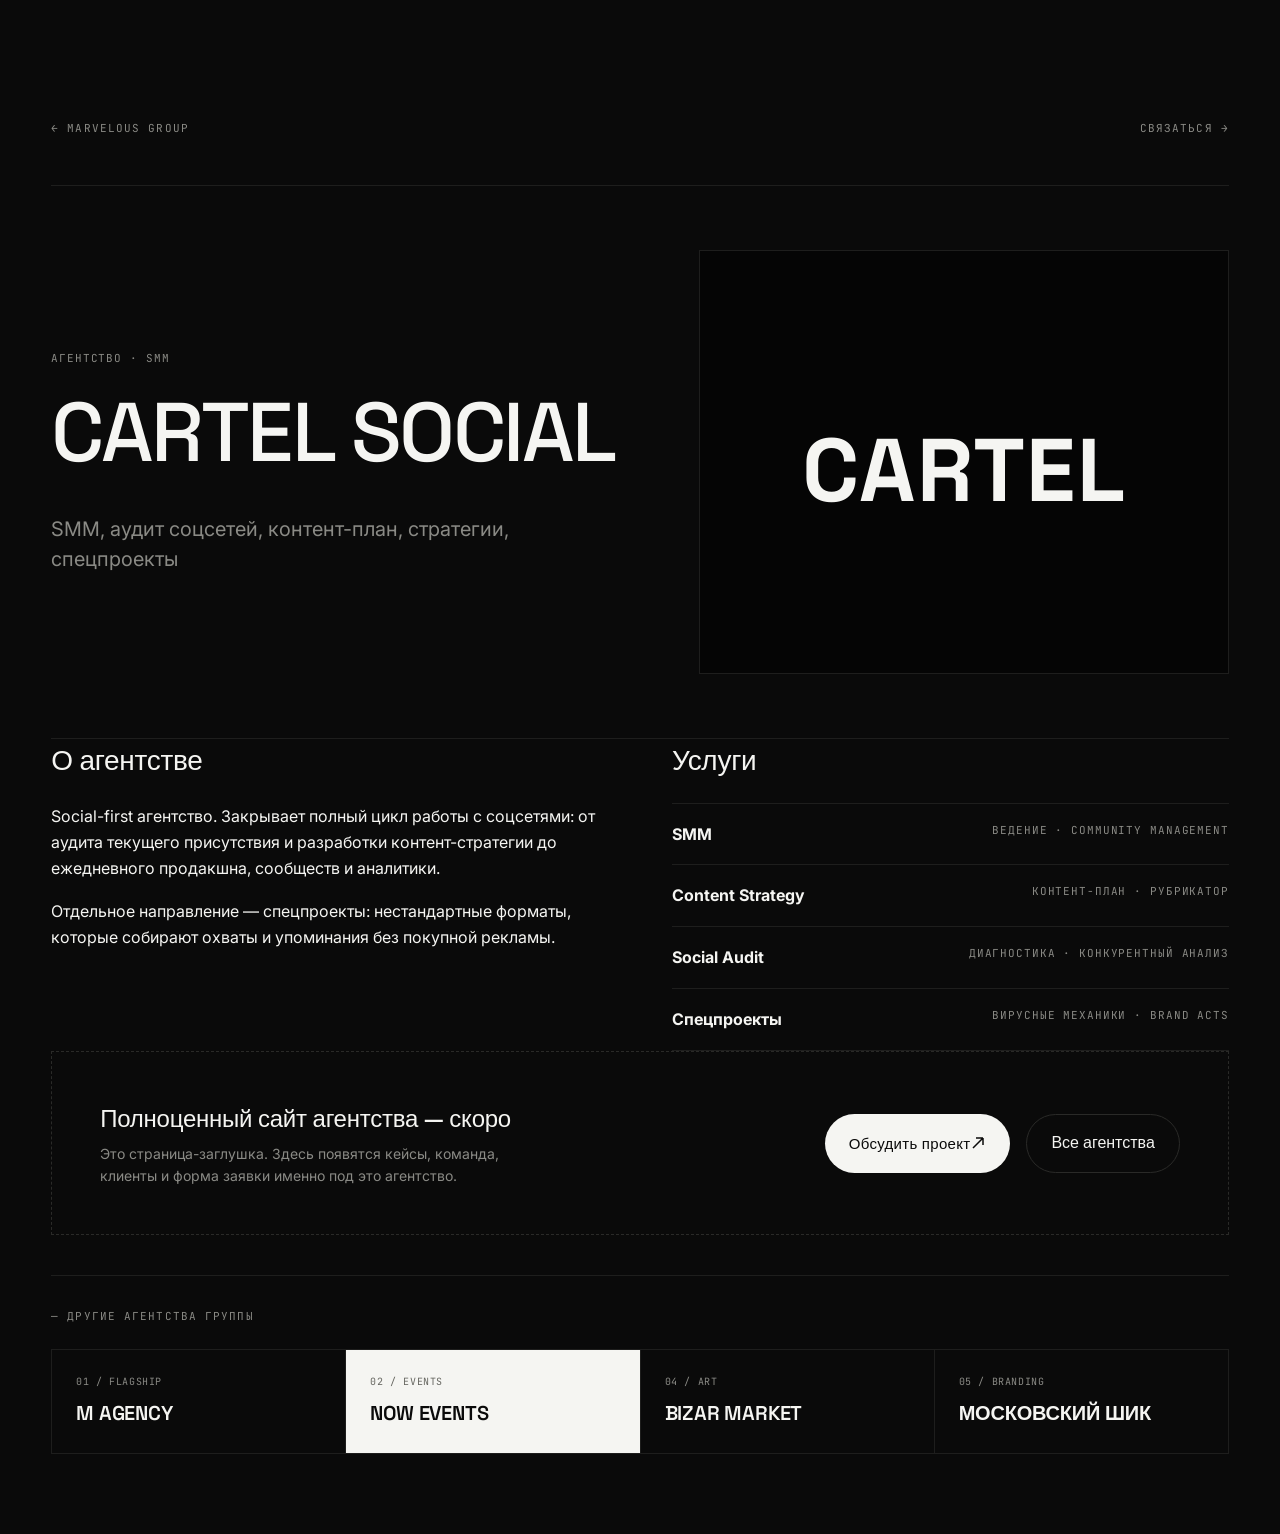
<file: agency/cartel.html>
<!doctype html>
<html lang="ru">
<head>
<meta charset="utf-8"/>
<meta name="viewport" content="width=device-width, initial-scale=1"/>
<title>Агентство — MARVELOUS GROUP</title>
<link rel="preconnect" href="https://fonts.googleapis.com">
<link rel="preconnect" href="https://fonts.gstatic.com" crossorigin>
<link href="https://fonts.googleapis.com/css2?family=Space+Grotesk:wght@300;400;500;600;700&family=Inter:wght@300;400;500;600&family=JetBrains+Mono:wght@400;500&display=swap" rel="stylesheet">
<link rel="stylesheet" href="../styles.css"/>
<style>
  .stub{
    min-height:100svh;
    padding: 120px var(--pad-x) 80px;
    display:flex; flex-direction:column; gap: 48px;
  }
  .stub__nav{
    display:flex; justify-content:space-between; align-items:center;
    font-family:var(--mono); font-size:11px; letter-spacing:.1em; text-transform:uppercase;
  }
  .stub__nav a{ color:var(--fg-dim); transition:color .3s var(--ease);}
  .stub__nav a:hover{color:var(--fg);}
  .stub__hero{
    display:grid; grid-template-columns: 1.1fr 1fr; gap: 64px;
    align-items:center;
    border-top:1px solid var(--line);
    border-bottom:1px solid var(--line);
    padding: 64px 0;
  }
  @media (max-width: 1200px){ .stub__hero{grid-template-columns:1fr; gap:40px} }
  .stub__eyebrow{ margin-bottom:24px;}
  .stub__name{
    font-family:var(--display); font-weight:500;
    font-size: clamp(48px, 6.5vw, 104px);
    line-height:1; letter-spacing:-.03em;
    overflow-wrap: break-word; word-break: normal;
  }
  .stub__tagline{
    margin-top: 40px; font-size:20px; line-height:1.5; color: var(--fg-dim); max-width: 40ch;
  }
  .stub__logo{
    display:flex; align-items:center; justify-content:center;
    aspect-ratio: 5/4;
    background:#050505; border:1px solid var(--line);
    padding: 48px;
  }
  .stub__logo--inverse{ background: var(--bg-alt); color:#0A0A0A;}
  .stub__logo svg{ width: min(80%, 340px); height:auto; }

  .stub__body{
    display:grid; grid-template-columns: 1fr 1fr; gap: 64px;
  }
  @media (max-width: 900px){ .stub__body{grid-template-columns:1fr; gap:32px} }
  .stub__body h3{
    font-family:var(--display); font-weight:500;
    font-size: 28px; letter-spacing:-.01em;
    margin-bottom: 20px;
  }
  .stub__body p{ color:var(--fg); line-height:1.65; margin-bottom:16px; font-size:16px;}
  .stub__services{list-style:none;}
  .stub__services li{
    padding: 18px 0; border-top:1px solid var(--line);
    display:flex; justify-content:space-between; gap:24px;
    font-size:16px;
  }
  .stub__services li:last-child{border-bottom:1px solid var(--line);}
  .stub__services li span{
    color:var(--fg-dim); font-family:var(--mono); font-size:11px; letter-spacing:.08em; text-transform:uppercase;
  }

  .stub__coming{
    padding: 48px;
    border:1px dashed var(--line-strong);
    display:flex; align-items:center; gap:24px; flex-wrap:wrap; justify-content:space-between;
  }
  .stub__coming h4{
    font-family:var(--display); font-weight:500; font-size:24px; letter-spacing:-.01em;
  }
  .stub__coming p{ color: var(--fg-dim); max-width:50ch; margin-top:6px; font-size:14px;}

  .stub__cta{ display:flex; gap:16px; flex-wrap:wrap; }
  .stub__cta .btn{ width:auto; padding: 16px 24px;}
  .stub__cta .ghost{
    padding: 16px 24px;
    border:1px solid var(--line-strong); border-radius:999px;
    font-family:var(--display); font-weight:500;
    transition: border-color .3s var(--ease);
  }
  .stub__cta .ghost:hover{ border-color: var(--fg);}

  .stub__other{
    margin-top: 40px;
    padding-top:32px; border-top:1px solid var(--line);
  }
  .stub__other-title{
    font-family:var(--mono); font-size:11px; letter-spacing:.1em; text-transform:uppercase;
    color:var(--fg-dim); margin-bottom:24px;
  }
  .stub__other-grid{
    display:grid; grid-template-columns: repeat(4, 1fr); gap:1px;
    background:var(--line);
    border: 1px solid var(--line);
  }
  @media (max-width: 900px){ .stub__other-grid{grid-template-columns: repeat(2, 1fr);} }
  .stub__other-grid a{
    background:var(--bg);
    padding: 24px;
    display:flex; flex-direction:column; gap:8px;
    transition: background .3s var(--ease);
  }
  .stub__other-grid a:hover{ background:#050505;}
  .stub__other-grid a.inverse{ background:var(--bg-alt); color:#0A0A0A;}
  .stub__other-grid a.inverse:hover{ background: #ECECE8;}
  .stub__other-name{
    font-family:var(--display); font-weight:600; font-size:20px; letter-spacing:-.01em;
  }
  .stub__other-desc{
    font-family:var(--mono); font-size:10px; letter-spacing:.06em; text-transform:uppercase;
    color:var(--fg-dim);
  }
  .stub__other-grid a.inverse .stub__other-desc{ color:#666660;}
</style>
</head>
<body>

<main class="stub" id="stub">
  <div class="stub__nav">
    <a href="../index.html">← MARVELOUS GROUP</a>
    <a href="../index.html#contacts">Связаться →</a>
  </div>

  <div id="content"><!-- filled by JS --></div>
</main>

<script src="../agencies.js"></script>
<script>
(function(){
  const slug = "cartel";
  const AGENCIES = window.AGENCIES || [];
  const invertedIds = new Set(["now", "ai"]);
  const a = AGENCIES.find(x => x.slug === slug) || AGENCIES[0];

  const others = AGENCIES.filter(x => x.slug !== a.slug).slice(0, 4);

  const el = document.getElementById("content");
  el.innerHTML = `
    <section class="stub__hero">
      <div>
        <div class="mono stub__eyebrow">агентство · ${a.tag}</div>
        <h1 class="stub__name">${a.nameFull}</h1>
        <p class="stub__tagline">${a.tagline}</p>
      </div>
      <div class="stub__logo ${invertedIds.has(a.id) ? "stub__logo--inverse" : ""}">${a.logo}</div>
    </section>

    <section class="stub__body">
      <div>
        <h3>О агентстве</h3>
        ${a.about.map(p => `<p>${p}</p>`).join("")}
      </div>
      <div>
        <h3>Услуги</h3>
        <ul class="stub__services">
          ${a.services.map(s => `<li><strong>${s[0]}</strong><span>${s[1]}</span></li>`).join("")}
        </ul>
      </div>
    </section>

    <section class="stub__coming">
      <div>
        <h4>Полноценный сайт агентства — скоро</h4>
        <p>Это страница-заглушка. Здесь появятся кейсы, команда, клиенты и форма заявки именно под это агентство.</p>
      </div>
      <div class="stub__cta">
        <a class="btn" href="../index.html#contacts">
          <span>Обсудить проект</span>
          <svg width="16" height="16" viewBox="0 0 16 16" fill="none"><path d="M3 13L13 3M13 3H6M13 3V10" stroke="currentColor" stroke-width="1.5"/></svg>
        </a>
        <a class="ghost" href="../index.html#ecosystem">Все агентства</a>
      </div>
    </section>

    <section class="stub__other">
      <div class="stub__other-title">— другие агентства группы</div>
      <div class="stub__other-grid">
        ${others.map(o => `
          <a href="${o.slug}.html" class="${invertedIds.has(o.id) ? "inverse" : ""}">
            <span class="stub__other-desc">0${AGENCIES.indexOf(o)+1} / ${o.tag}</span>
            <span class="stub__other-name">${o.nameFull}</span>
          </a>
        `).join("")}
      </div>
    </section>
  `;

  document.title = `${a.nameFull} — MARVELOUS GROUP`;
})();
</script>

</body>
</html>
</file>
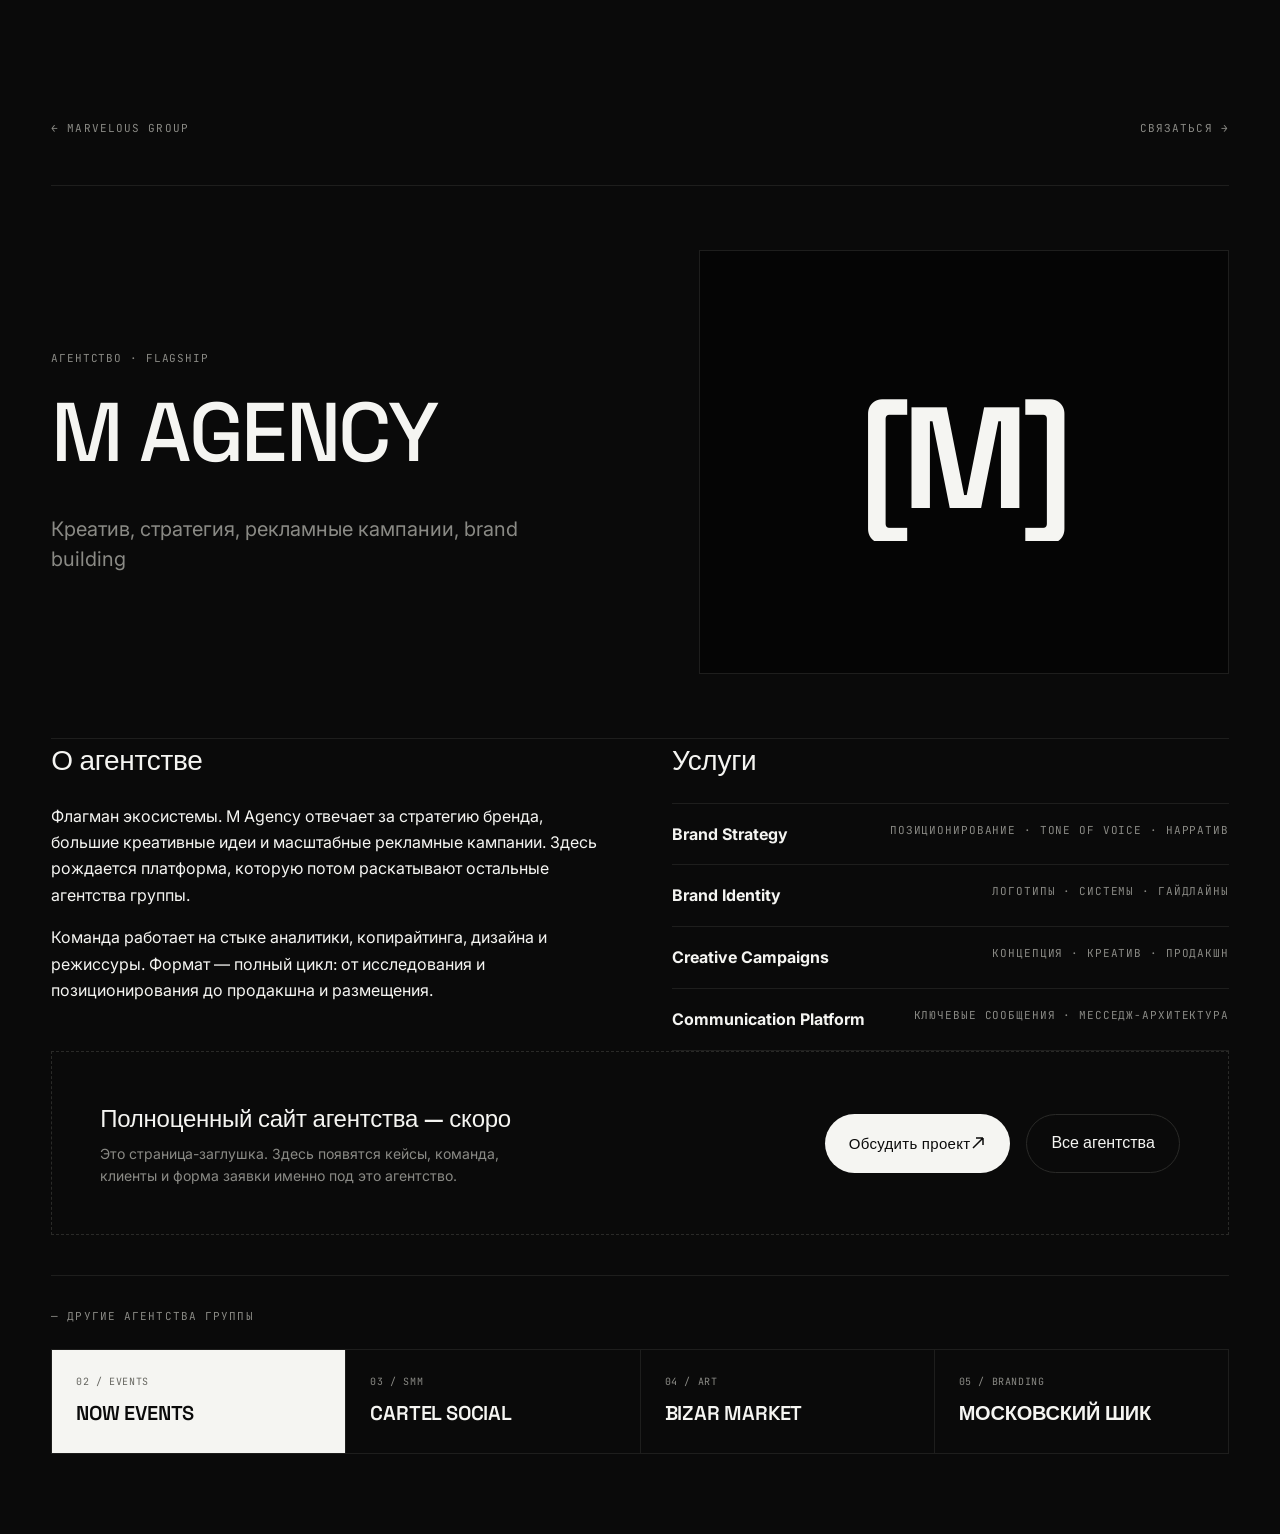
<file: agency/m.html>
<!doctype html>
<html lang="ru">
<head>
<meta charset="utf-8"/>
<meta name="viewport" content="width=device-width, initial-scale=1"/>
<title>Агентство — MARVELOUS GROUP</title>
<link rel="preconnect" href="https://fonts.googleapis.com">
<link rel="preconnect" href="https://fonts.gstatic.com" crossorigin>
<link href="https://fonts.googleapis.com/css2?family=Space+Grotesk:wght@300;400;500;600;700&family=Inter:wght@300;400;500;600&family=JetBrains+Mono:wght@400;500&display=swap" rel="stylesheet">
<link rel="stylesheet" href="../styles.css"/>
<style>
  .stub{
    min-height:100svh;
    padding: 120px var(--pad-x) 80px;
    display:flex; flex-direction:column; gap: 48px;
  }
  .stub__nav{
    display:flex; justify-content:space-between; align-items:center;
    font-family:var(--mono); font-size:11px; letter-spacing:.1em; text-transform:uppercase;
  }
  .stub__nav a{ color:var(--fg-dim); transition:color .3s var(--ease);}
  .stub__nav a:hover{color:var(--fg);}
  .stub__hero{
    display:grid; grid-template-columns: 1.1fr 1fr; gap: 64px;
    align-items:center;
    border-top:1px solid var(--line);
    border-bottom:1px solid var(--line);
    padding: 64px 0;
  }
  @media (max-width: 1200px){ .stub__hero{grid-template-columns:1fr; gap:40px} }
  .stub__eyebrow{ margin-bottom:24px;}
  .stub__name{
    font-family:var(--display); font-weight:500;
    font-size: clamp(48px, 6.5vw, 104px);
    line-height:1; letter-spacing:-.03em;
    overflow-wrap: break-word; word-break: normal;
  }
  .stub__tagline{
    margin-top: 40px; font-size:20px; line-height:1.5; color: var(--fg-dim); max-width: 40ch;
  }
  .stub__logo{
    display:flex; align-items:center; justify-content:center;
    aspect-ratio: 5/4;
    background:#050505; border:1px solid var(--line);
    padding: 48px;
  }
  .stub__logo--inverse{ background: var(--bg-alt); color:#0A0A0A;}
  .stub__logo svg{ width: min(80%, 340px); height:auto; }

  .stub__body{
    display:grid; grid-template-columns: 1fr 1fr; gap: 64px;
  }
  @media (max-width: 900px){ .stub__body{grid-template-columns:1fr; gap:32px} }
  .stub__body h3{
    font-family:var(--display); font-weight:500;
    font-size: 28px; letter-spacing:-.01em;
    margin-bottom: 20px;
  }
  .stub__body p{ color:var(--fg); line-height:1.65; margin-bottom:16px; font-size:16px;}
  .stub__services{list-style:none;}
  .stub__services li{
    padding: 18px 0; border-top:1px solid var(--line);
    display:flex; justify-content:space-between; gap:24px;
    font-size:16px;
  }
  .stub__services li:last-child{border-bottom:1px solid var(--line);}
  .stub__services li span{
    color:var(--fg-dim); font-family:var(--mono); font-size:11px; letter-spacing:.08em; text-transform:uppercase;
  }

  .stub__coming{
    padding: 48px;
    border:1px dashed var(--line-strong);
    display:flex; align-items:center; gap:24px; flex-wrap:wrap; justify-content:space-between;
  }
  .stub__coming h4{
    font-family:var(--display); font-weight:500; font-size:24px; letter-spacing:-.01em;
  }
  .stub__coming p{ color: var(--fg-dim); max-width:50ch; margin-top:6px; font-size:14px;}

  .stub__cta{ display:flex; gap:16px; flex-wrap:wrap; }
  .stub__cta .btn{ width:auto; padding: 16px 24px;}
  .stub__cta .ghost{
    padding: 16px 24px;
    border:1px solid var(--line-strong); border-radius:999px;
    font-family:var(--display); font-weight:500;
    transition: border-color .3s var(--ease);
  }
  .stub__cta .ghost:hover{ border-color: var(--fg);}

  .stub__other{
    margin-top: 40px;
    padding-top:32px; border-top:1px solid var(--line);
  }
  .stub__other-title{
    font-family:var(--mono); font-size:11px; letter-spacing:.1em; text-transform:uppercase;
    color:var(--fg-dim); margin-bottom:24px;
  }
  .stub__other-grid{
    display:grid; grid-template-columns: repeat(4, 1fr); gap:1px;
    background:var(--line);
    border: 1px solid var(--line);
  }
  @media (max-width: 900px){ .stub__other-grid{grid-template-columns: repeat(2, 1fr);} }
  .stub__other-grid a{
    background:var(--bg);
    padding: 24px;
    display:flex; flex-direction:column; gap:8px;
    transition: background .3s var(--ease);
  }
  .stub__other-grid a:hover{ background:#050505;}
  .stub__other-grid a.inverse{ background:var(--bg-alt); color:#0A0A0A;}
  .stub__other-grid a.inverse:hover{ background: #ECECE8;}
  .stub__other-name{
    font-family:var(--display); font-weight:600; font-size:20px; letter-spacing:-.01em;
  }
  .stub__other-desc{
    font-family:var(--mono); font-size:10px; letter-spacing:.06em; text-transform:uppercase;
    color:var(--fg-dim);
  }
  .stub__other-grid a.inverse .stub__other-desc{ color:#666660;}
</style>
</head>
<body>

<main class="stub" id="stub">
  <div class="stub__nav">
    <a href="../index.html">← MARVELOUS GROUP</a>
    <a href="../index.html#contacts">Связаться →</a>
  </div>

  <div id="content"><!-- filled by JS --></div>
</main>

<script src="../agencies.js"></script>
<script>
(function(){
  const slug = "m";
  const AGENCIES = window.AGENCIES || [];
  const invertedIds = new Set(["now", "ai"]);
  const a = AGENCIES.find(x => x.slug === slug) || AGENCIES[0];

  const others = AGENCIES.filter(x => x.slug !== a.slug).slice(0, 4);

  const el = document.getElementById("content");
  el.innerHTML = `
    <section class="stub__hero">
      <div>
        <div class="mono stub__eyebrow">агентство · ${a.tag}</div>
        <h1 class="stub__name">${a.nameFull}</h1>
        <p class="stub__tagline">${a.tagline}</p>
      </div>
      <div class="stub__logo ${invertedIds.has(a.id) ? "stub__logo--inverse" : ""}">${a.logo}</div>
    </section>

    <section class="stub__body">
      <div>
        <h3>О агентстве</h3>
        ${a.about.map(p => `<p>${p}</p>`).join("")}
      </div>
      <div>
        <h3>Услуги</h3>
        <ul class="stub__services">
          ${a.services.map(s => `<li><strong>${s[0]}</strong><span>${s[1]}</span></li>`).join("")}
        </ul>
      </div>
    </section>

    <section class="stub__coming">
      <div>
        <h4>Полноценный сайт агентства — скоро</h4>
        <p>Это страница-заглушка. Здесь появятся кейсы, команда, клиенты и форма заявки именно под это агентство.</p>
      </div>
      <div class="stub__cta">
        <a class="btn" href="../index.html#contacts">
          <span>Обсудить проект</span>
          <svg width="16" height="16" viewBox="0 0 16 16" fill="none"><path d="M3 13L13 3M13 3H6M13 3V10" stroke="currentColor" stroke-width="1.5"/></svg>
        </a>
        <a class="ghost" href="../index.html#ecosystem">Все агентства</a>
      </div>
    </section>

    <section class="stub__other">
      <div class="stub__other-title">— другие агентства группы</div>
      <div class="stub__other-grid">
        ${others.map(o => `
          <a href="${o.slug}.html" class="${invertedIds.has(o.id) ? "inverse" : ""}">
            <span class="stub__other-desc">0${AGENCIES.indexOf(o)+1} / ${o.tag}</span>
            <span class="stub__other-name">${o.nameFull}</span>
          </a>
        `).join("")}
      </div>
    </section>
  `;

  document.title = `${a.nameFull} — MARVELOUS GROUP`;
})();
</script>

</body>
</html>
</file>
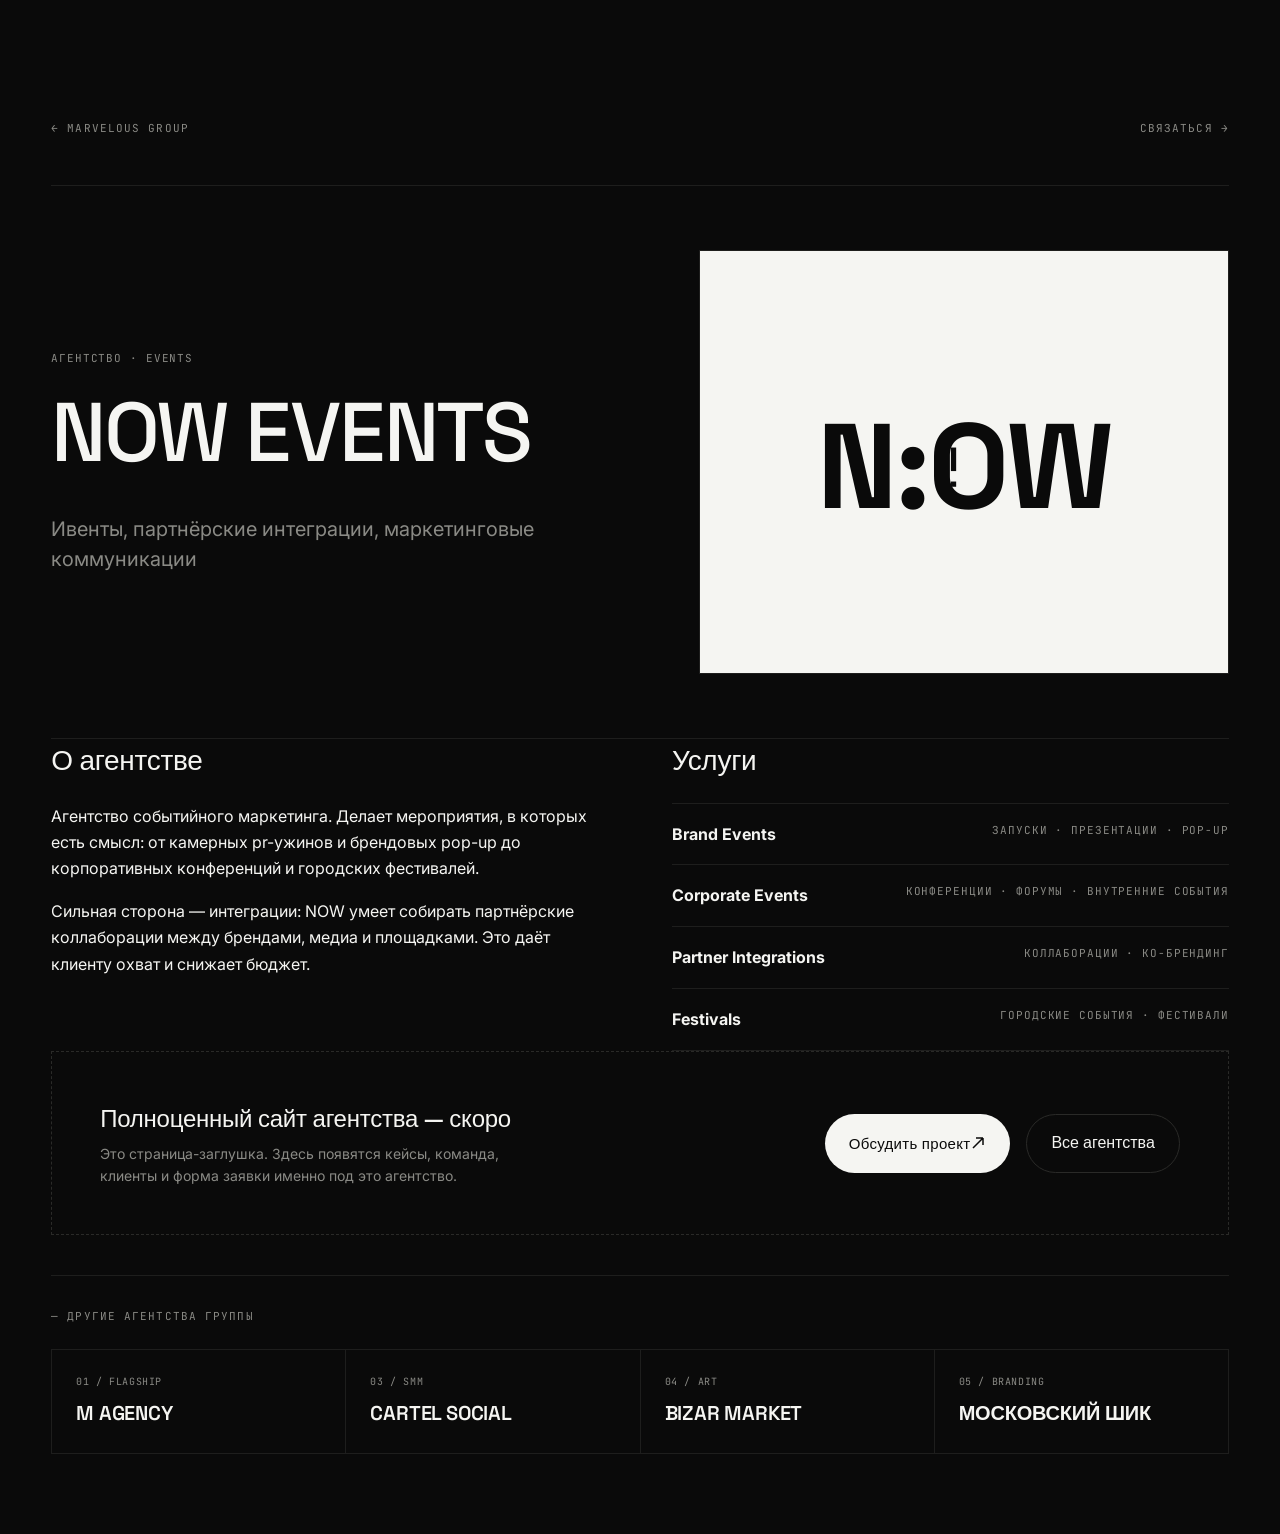
<file: agency/now.html>
<!doctype html>
<html lang="ru">
<head>
<meta charset="utf-8"/>
<meta name="viewport" content="width=device-width, initial-scale=1"/>
<title>Агентство — MARVELOUS GROUP</title>
<link rel="preconnect" href="https://fonts.googleapis.com">
<link rel="preconnect" href="https://fonts.gstatic.com" crossorigin>
<link href="https://fonts.googleapis.com/css2?family=Space+Grotesk:wght@300;400;500;600;700&family=Inter:wght@300;400;500;600&family=JetBrains+Mono:wght@400;500&display=swap" rel="stylesheet">
<link rel="stylesheet" href="../styles.css"/>
<style>
  .stub{
    min-height:100svh;
    padding: 120px var(--pad-x) 80px;
    display:flex; flex-direction:column; gap: 48px;
  }
  .stub__nav{
    display:flex; justify-content:space-between; align-items:center;
    font-family:var(--mono); font-size:11px; letter-spacing:.1em; text-transform:uppercase;
  }
  .stub__nav a{ color:var(--fg-dim); transition:color .3s var(--ease);}
  .stub__nav a:hover{color:var(--fg);}
  .stub__hero{
    display:grid; grid-template-columns: 1.1fr 1fr; gap: 64px;
    align-items:center;
    border-top:1px solid var(--line);
    border-bottom:1px solid var(--line);
    padding: 64px 0;
  }
  @media (max-width: 1200px){ .stub__hero{grid-template-columns:1fr; gap:40px} }
  .stub__eyebrow{ margin-bottom:24px;}
  .stub__name{
    font-family:var(--display); font-weight:500;
    font-size: clamp(48px, 6.5vw, 104px);
    line-height:1; letter-spacing:-.03em;
    overflow-wrap: break-word; word-break: normal;
  }
  .stub__tagline{
    margin-top: 40px; font-size:20px; line-height:1.5; color: var(--fg-dim); max-width: 40ch;
  }
  .stub__logo{
    display:flex; align-items:center; justify-content:center;
    aspect-ratio: 5/4;
    background:#050505; border:1px solid var(--line);
    padding: 48px;
  }
  .stub__logo--inverse{ background: var(--bg-alt); color:#0A0A0A;}
  .stub__logo svg{ width: min(80%, 340px); height:auto; }

  .stub__body{
    display:grid; grid-template-columns: 1fr 1fr; gap: 64px;
  }
  @media (max-width: 900px){ .stub__body{grid-template-columns:1fr; gap:32px} }
  .stub__body h3{
    font-family:var(--display); font-weight:500;
    font-size: 28px; letter-spacing:-.01em;
    margin-bottom: 20px;
  }
  .stub__body p{ color:var(--fg); line-height:1.65; margin-bottom:16px; font-size:16px;}
  .stub__services{list-style:none;}
  .stub__services li{
    padding: 18px 0; border-top:1px solid var(--line);
    display:flex; justify-content:space-between; gap:24px;
    font-size:16px;
  }
  .stub__services li:last-child{border-bottom:1px solid var(--line);}
  .stub__services li span{
    color:var(--fg-dim); font-family:var(--mono); font-size:11px; letter-spacing:.08em; text-transform:uppercase;
  }

  .stub__coming{
    padding: 48px;
    border:1px dashed var(--line-strong);
    display:flex; align-items:center; gap:24px; flex-wrap:wrap; justify-content:space-between;
  }
  .stub__coming h4{
    font-family:var(--display); font-weight:500; font-size:24px; letter-spacing:-.01em;
  }
  .stub__coming p{ color: var(--fg-dim); max-width:50ch; margin-top:6px; font-size:14px;}

  .stub__cta{ display:flex; gap:16px; flex-wrap:wrap; }
  .stub__cta .btn{ width:auto; padding: 16px 24px;}
  .stub__cta .ghost{
    padding: 16px 24px;
    border:1px solid var(--line-strong); border-radius:999px;
    font-family:var(--display); font-weight:500;
    transition: border-color .3s var(--ease);
  }
  .stub__cta .ghost:hover{ border-color: var(--fg);}

  .stub__other{
    margin-top: 40px;
    padding-top:32px; border-top:1px solid var(--line);
  }
  .stub__other-title{
    font-family:var(--mono); font-size:11px; letter-spacing:.1em; text-transform:uppercase;
    color:var(--fg-dim); margin-bottom:24px;
  }
  .stub__other-grid{
    display:grid; grid-template-columns: repeat(4, 1fr); gap:1px;
    background:var(--line);
    border: 1px solid var(--line);
  }
  @media (max-width: 900px){ .stub__other-grid{grid-template-columns: repeat(2, 1fr);} }
  .stub__other-grid a{
    background:var(--bg);
    padding: 24px;
    display:flex; flex-direction:column; gap:8px;
    transition: background .3s var(--ease);
  }
  .stub__other-grid a:hover{ background:#050505;}
  .stub__other-grid a.inverse{ background:var(--bg-alt); color:#0A0A0A;}
  .stub__other-grid a.inverse:hover{ background: #ECECE8;}
  .stub__other-name{
    font-family:var(--display); font-weight:600; font-size:20px; letter-spacing:-.01em;
  }
  .stub__other-desc{
    font-family:var(--mono); font-size:10px; letter-spacing:.06em; text-transform:uppercase;
    color:var(--fg-dim);
  }
  .stub__other-grid a.inverse .stub__other-desc{ color:#666660;}
</style>
</head>
<body>

<main class="stub" id="stub">
  <div class="stub__nav">
    <a href="../index.html">← MARVELOUS GROUP</a>
    <a href="../index.html#contacts">Связаться →</a>
  </div>

  <div id="content"><!-- filled by JS --></div>
</main>

<script src="../agencies.js"></script>
<script>
(function(){
  const slug = "now";
  const AGENCIES = window.AGENCIES || [];
  const invertedIds = new Set(["now", "ai"]);
  const a = AGENCIES.find(x => x.slug === slug) || AGENCIES[0];

  const others = AGENCIES.filter(x => x.slug !== a.slug).slice(0, 4);

  const el = document.getElementById("content");
  el.innerHTML = `
    <section class="stub__hero">
      <div>
        <div class="mono stub__eyebrow">агентство · ${a.tag}</div>
        <h1 class="stub__name">${a.nameFull}</h1>
        <p class="stub__tagline">${a.tagline}</p>
      </div>
      <div class="stub__logo ${invertedIds.has(a.id) ? "stub__logo--inverse" : ""}">${a.logo}</div>
    </section>

    <section class="stub__body">
      <div>
        <h3>О агентстве</h3>
        ${a.about.map(p => `<p>${p}</p>`).join("")}
      </div>
      <div>
        <h3>Услуги</h3>
        <ul class="stub__services">
          ${a.services.map(s => `<li><strong>${s[0]}</strong><span>${s[1]}</span></li>`).join("")}
        </ul>
      </div>
    </section>

    <section class="stub__coming">
      <div>
        <h4>Полноценный сайт агентства — скоро</h4>
        <p>Это страница-заглушка. Здесь появятся кейсы, команда, клиенты и форма заявки именно под это агентство.</p>
      </div>
      <div class="stub__cta">
        <a class="btn" href="../index.html#contacts">
          <span>Обсудить проект</span>
          <svg width="16" height="16" viewBox="0 0 16 16" fill="none"><path d="M3 13L13 3M13 3H6M13 3V10" stroke="currentColor" stroke-width="1.5"/></svg>
        </a>
        <a class="ghost" href="../index.html#ecosystem">Все агентства</a>
      </div>
    </section>

    <section class="stub__other">
      <div class="stub__other-title">— другие агентства группы</div>
      <div class="stub__other-grid">
        ${others.map(o => `
          <a href="${o.slug}.html" class="${invertedIds.has(o.id) ? "inverse" : ""}">
            <span class="stub__other-desc">0${AGENCIES.indexOf(o)+1} / ${o.tag}</span>
            <span class="stub__other-name">${o.nameFull}</span>
          </a>
        `).join("")}
      </div>
    </section>
  `;

  document.title = `${a.nameFull} — MARVELOUS GROUP`;
})();
</script>

</body>
</html>
</file>
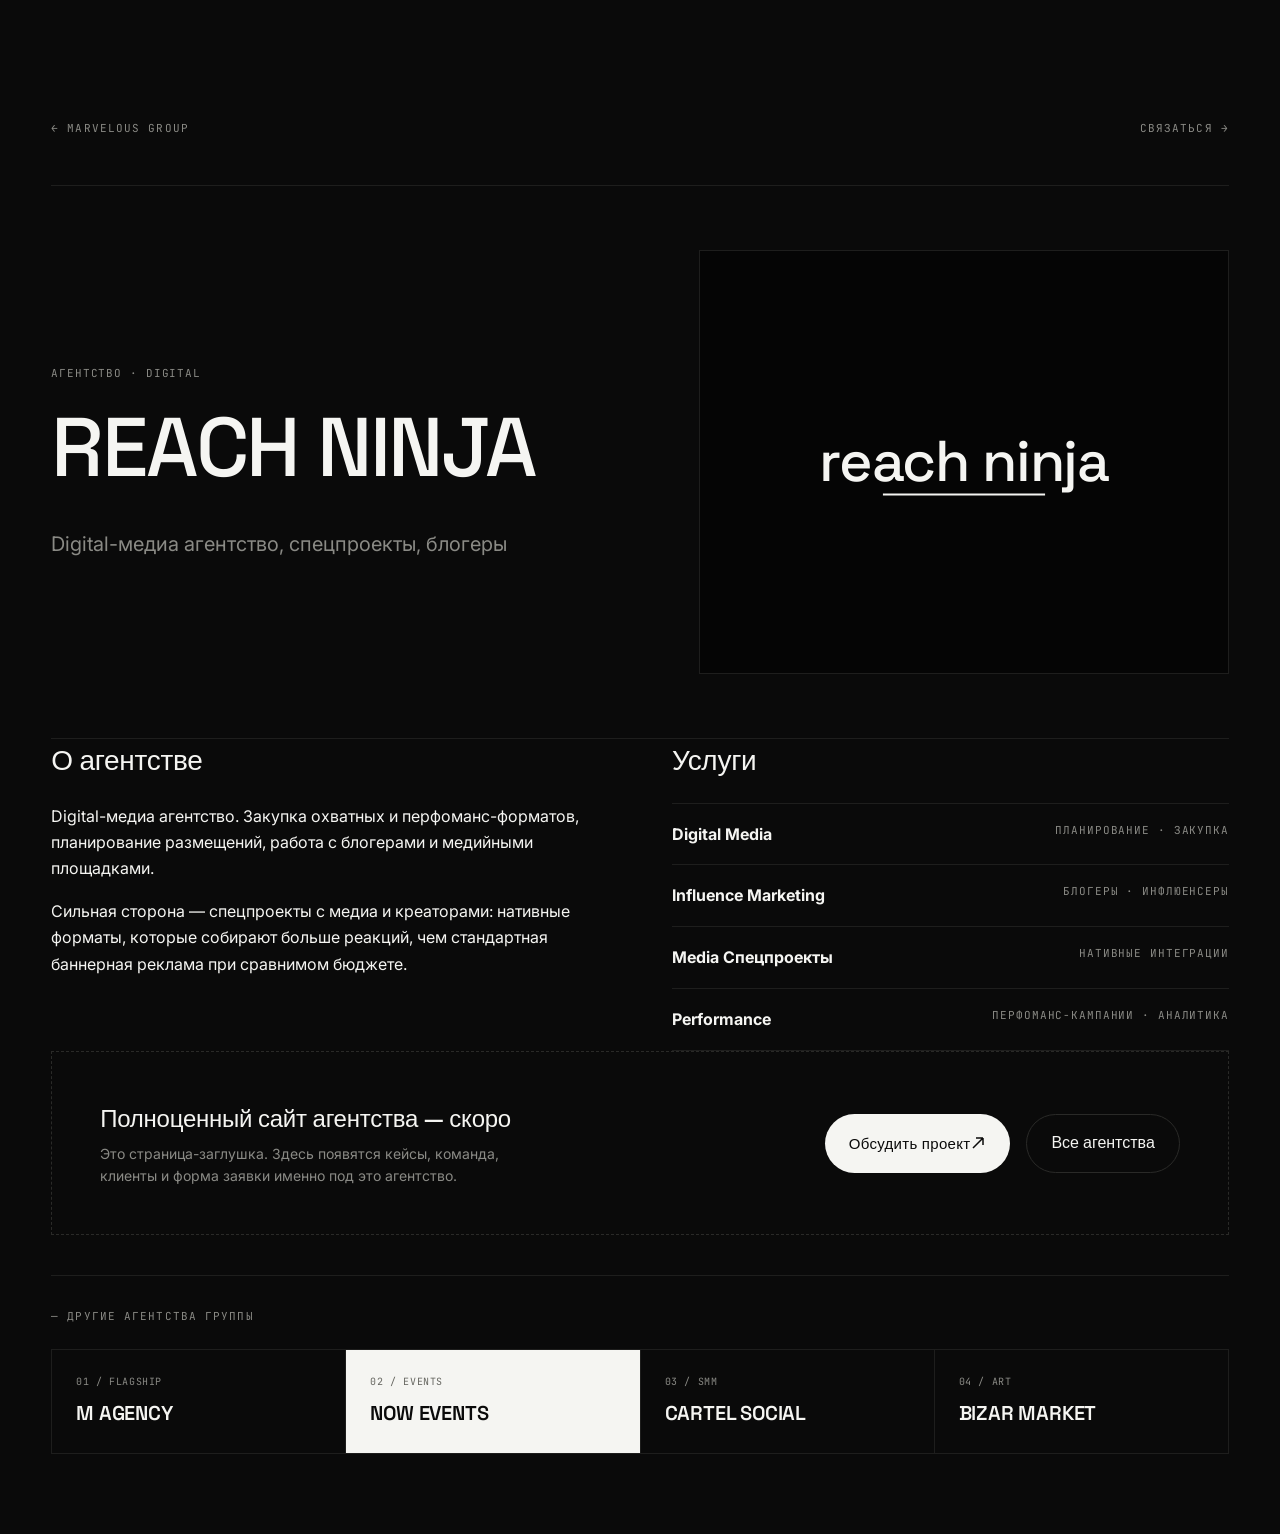
<file: agency/reach-ninja.html>
<!doctype html>
<html lang="ru">
<head>
<meta charset="utf-8"/>
<meta name="viewport" content="width=device-width, initial-scale=1"/>
<title>Агентство — MARVELOUS GROUP</title>
<link rel="preconnect" href="https://fonts.googleapis.com">
<link rel="preconnect" href="https://fonts.gstatic.com" crossorigin>
<link href="https://fonts.googleapis.com/css2?family=Space+Grotesk:wght@300;400;500;600;700&family=Inter:wght@300;400;500;600&family=JetBrains+Mono:wght@400;500&display=swap" rel="stylesheet">
<link rel="stylesheet" href="../styles.css"/>
<style>
  .stub{
    min-height:100svh;
    padding: 120px var(--pad-x) 80px;
    display:flex; flex-direction:column; gap: 48px;
  }
  .stub__nav{
    display:flex; justify-content:space-between; align-items:center;
    font-family:var(--mono); font-size:11px; letter-spacing:.1em; text-transform:uppercase;
  }
  .stub__nav a{ color:var(--fg-dim); transition:color .3s var(--ease);}
  .stub__nav a:hover{color:var(--fg);}
  .stub__hero{
    display:grid; grid-template-columns: 1.1fr 1fr; gap: 64px;
    align-items:center;
    border-top:1px solid var(--line);
    border-bottom:1px solid var(--line);
    padding: 64px 0;
  }
  @media (max-width: 1200px){ .stub__hero{grid-template-columns:1fr; gap:40px} }
  .stub__eyebrow{ margin-bottom:24px;}
  .stub__name{
    font-family:var(--display); font-weight:500;
    font-size: clamp(48px, 6.5vw, 104px);
    line-height:1; letter-spacing:-.03em;
    overflow-wrap: break-word; word-break: normal;
  }
  .stub__tagline{
    margin-top: 40px; font-size:20px; line-height:1.5; color: var(--fg-dim); max-width: 40ch;
  }
  .stub__logo{
    display:flex; align-items:center; justify-content:center;
    aspect-ratio: 5/4;
    background:#050505; border:1px solid var(--line);
    padding: 48px;
  }
  .stub__logo--inverse{ background: var(--bg-alt); color:#0A0A0A;}
  .stub__logo svg{ width: min(80%, 340px); height:auto; }

  .stub__body{
    display:grid; grid-template-columns: 1fr 1fr; gap: 64px;
  }
  @media (max-width: 900px){ .stub__body{grid-template-columns:1fr; gap:32px} }
  .stub__body h3{
    font-family:var(--display); font-weight:500;
    font-size: 28px; letter-spacing:-.01em;
    margin-bottom: 20px;
  }
  .stub__body p{ color:var(--fg); line-height:1.65; margin-bottom:16px; font-size:16px;}
  .stub__services{list-style:none;}
  .stub__services li{
    padding: 18px 0; border-top:1px solid var(--line);
    display:flex; justify-content:space-between; gap:24px;
    font-size:16px;
  }
  .stub__services li:last-child{border-bottom:1px solid var(--line);}
  .stub__services li span{
    color:var(--fg-dim); font-family:var(--mono); font-size:11px; letter-spacing:.08em; text-transform:uppercase;
  }

  .stub__coming{
    padding: 48px;
    border:1px dashed var(--line-strong);
    display:flex; align-items:center; gap:24px; flex-wrap:wrap; justify-content:space-between;
  }
  .stub__coming h4{
    font-family:var(--display); font-weight:500; font-size:24px; letter-spacing:-.01em;
  }
  .stub__coming p{ color: var(--fg-dim); max-width:50ch; margin-top:6px; font-size:14px;}

  .stub__cta{ display:flex; gap:16px; flex-wrap:wrap; }
  .stub__cta .btn{ width:auto; padding: 16px 24px;}
  .stub__cta .ghost{
    padding: 16px 24px;
    border:1px solid var(--line-strong); border-radius:999px;
    font-family:var(--display); font-weight:500;
    transition: border-color .3s var(--ease);
  }
  .stub__cta .ghost:hover{ border-color: var(--fg);}

  .stub__other{
    margin-top: 40px;
    padding-top:32px; border-top:1px solid var(--line);
  }
  .stub__other-title{
    font-family:var(--mono); font-size:11px; letter-spacing:.1em; text-transform:uppercase;
    color:var(--fg-dim); margin-bottom:24px;
  }
  .stub__other-grid{
    display:grid; grid-template-columns: repeat(4, 1fr); gap:1px;
    background:var(--line);
    border: 1px solid var(--line);
  }
  @media (max-width: 900px){ .stub__other-grid{grid-template-columns: repeat(2, 1fr);} }
  .stub__other-grid a{
    background:var(--bg);
    padding: 24px;
    display:flex; flex-direction:column; gap:8px;
    transition: background .3s var(--ease);
  }
  .stub__other-grid a:hover{ background:#050505;}
  .stub__other-grid a.inverse{ background:var(--bg-alt); color:#0A0A0A;}
  .stub__other-grid a.inverse:hover{ background: #ECECE8;}
  .stub__other-name{
    font-family:var(--display); font-weight:600; font-size:20px; letter-spacing:-.01em;
  }
  .stub__other-desc{
    font-family:var(--mono); font-size:10px; letter-spacing:.06em; text-transform:uppercase;
    color:var(--fg-dim);
  }
  .stub__other-grid a.inverse .stub__other-desc{ color:#666660;}
</style>
</head>
<body>

<main class="stub" id="stub">
  <div class="stub__nav">
    <a href="../index.html">← MARVELOUS GROUP</a>
    <a href="../index.html#contacts">Связаться →</a>
  </div>

  <div id="content"><!-- filled by JS --></div>
</main>

<script src="../agencies.js"></script>
<script>
(function(){
  const slug = "reach-ninja";
  const AGENCIES = window.AGENCIES || [];
  const invertedIds = new Set(["now", "ai"]);
  const a = AGENCIES.find(x => x.slug === slug) || AGENCIES[0];

  const others = AGENCIES.filter(x => x.slug !== a.slug).slice(0, 4);

  const el = document.getElementById("content");
  el.innerHTML = `
    <section class="stub__hero">
      <div>
        <div class="mono stub__eyebrow">агентство · ${a.tag}</div>
        <h1 class="stub__name">${a.nameFull}</h1>
        <p class="stub__tagline">${a.tagline}</p>
      </div>
      <div class="stub__logo ${invertedIds.has(a.id) ? "stub__logo--inverse" : ""}">${a.logo}</div>
    </section>

    <section class="stub__body">
      <div>
        <h3>О агентстве</h3>
        ${a.about.map(p => `<p>${p}</p>`).join("")}
      </div>
      <div>
        <h3>Услуги</h3>
        <ul class="stub__services">
          ${a.services.map(s => `<li><strong>${s[0]}</strong><span>${s[1]}</span></li>`).join("")}
        </ul>
      </div>
    </section>

    <section class="stub__coming">
      <div>
        <h4>Полноценный сайт агентства — скоро</h4>
        <p>Это страница-заглушка. Здесь появятся кейсы, команда, клиенты и форма заявки именно под это агентство.</p>
      </div>
      <div class="stub__cta">
        <a class="btn" href="../index.html#contacts">
          <span>Обсудить проект</span>
          <svg width="16" height="16" viewBox="0 0 16 16" fill="none"><path d="M3 13L13 3M13 3H6M13 3V10" stroke="currentColor" stroke-width="1.5"/></svg>
        </a>
        <a class="ghost" href="../index.html#ecosystem">Все агентства</a>
      </div>
    </section>

    <section class="stub__other">
      <div class="stub__other-title">— другие агентства группы</div>
      <div class="stub__other-grid">
        ${others.map(o => `
          <a href="${o.slug}.html" class="${invertedIds.has(o.id) ? "inverse" : ""}">
            <span class="stub__other-desc">0${AGENCIES.indexOf(o)+1} / ${o.tag}</span>
            <span class="stub__other-name">${o.nameFull}</span>
          </a>
        `).join("")}
      </div>
    </section>
  `;

  document.title = `${a.nameFull} — MARVELOUS GROUP`;
})();
</script>

</body>
</html>
</file>
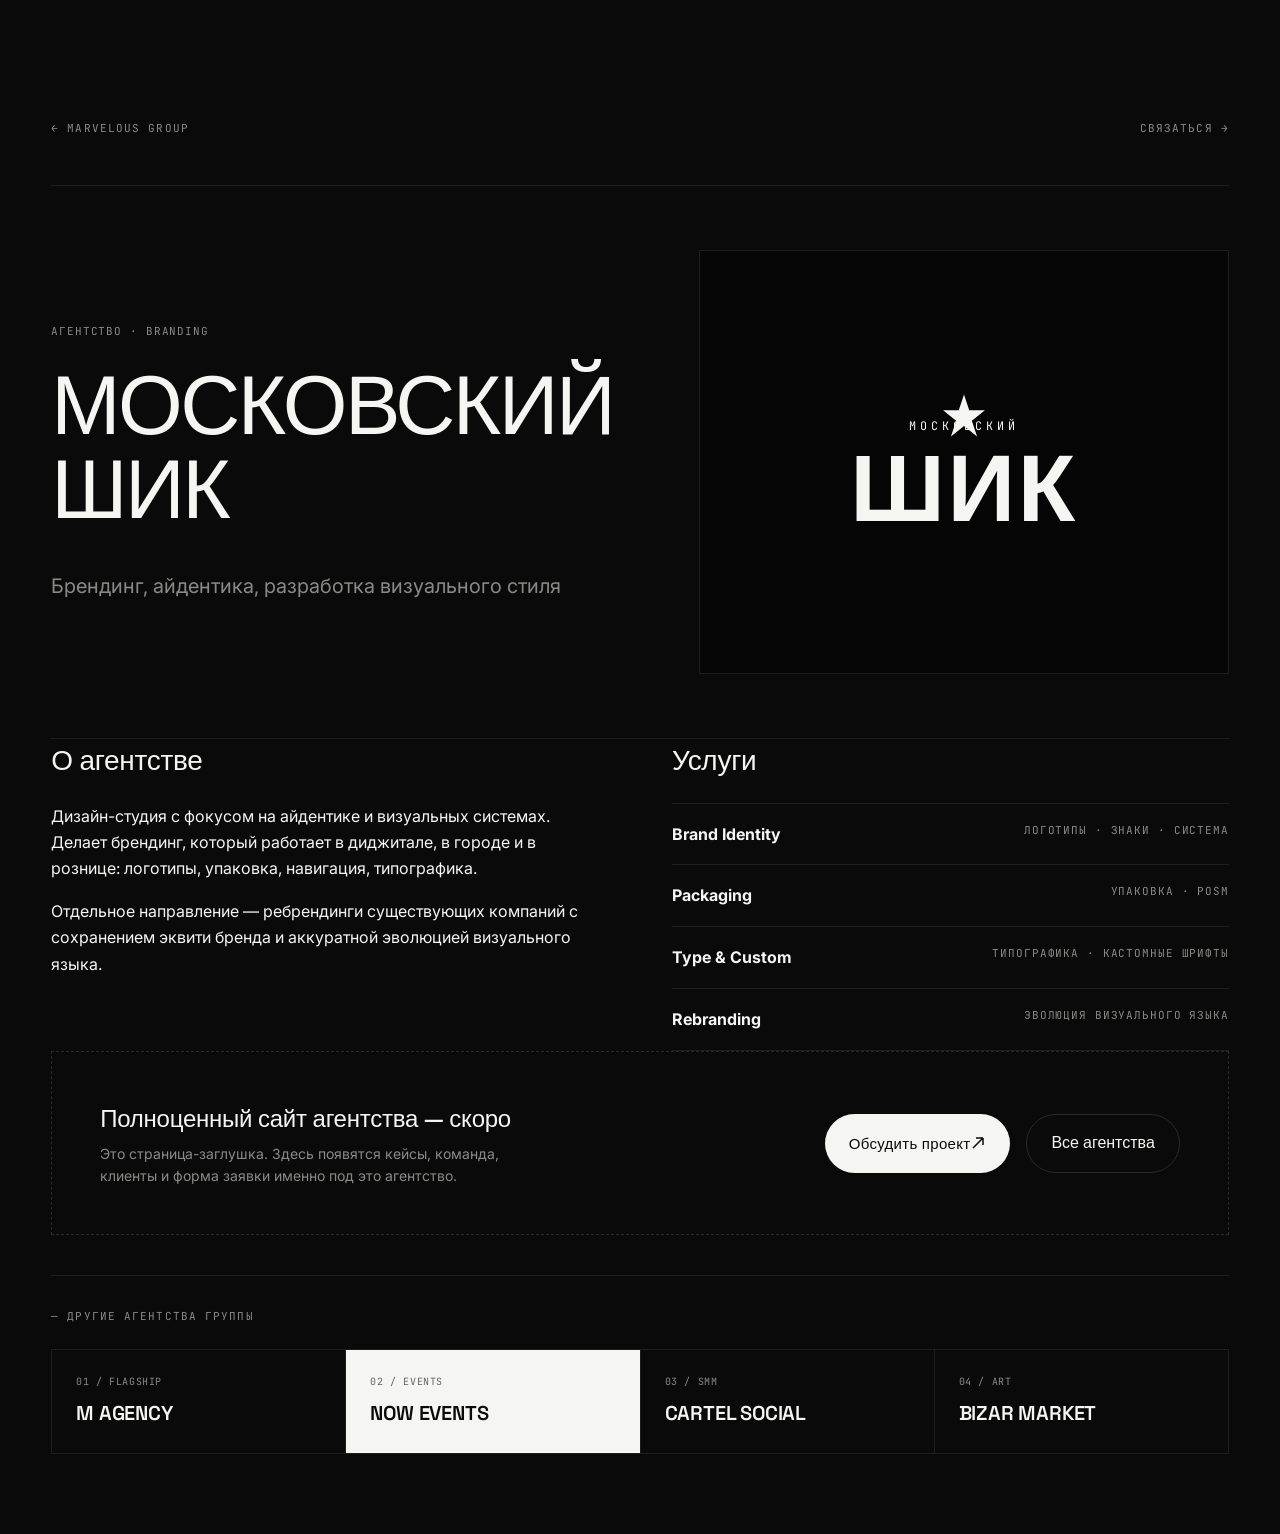
<file: agency/shik.html>
<!doctype html>
<html lang="ru">
<head>
<meta charset="utf-8"/>
<meta name="viewport" content="width=device-width, initial-scale=1"/>
<title>Агентство — MARVELOUS GROUP</title>
<link rel="preconnect" href="https://fonts.googleapis.com">
<link rel="preconnect" href="https://fonts.gstatic.com" crossorigin>
<link href="https://fonts.googleapis.com/css2?family=Space+Grotesk:wght@300;400;500;600;700&family=Inter:wght@300;400;500;600&family=JetBrains+Mono:wght@400;500&display=swap" rel="stylesheet">
<link rel="stylesheet" href="../styles.css"/>
<style>
  .stub{
    min-height:100svh;
    padding: 120px var(--pad-x) 80px;
    display:flex; flex-direction:column; gap: 48px;
  }
  .stub__nav{
    display:flex; justify-content:space-between; align-items:center;
    font-family:var(--mono); font-size:11px; letter-spacing:.1em; text-transform:uppercase;
  }
  .stub__nav a{ color:var(--fg-dim); transition:color .3s var(--ease);}
  .stub__nav a:hover{color:var(--fg);}
  .stub__hero{
    display:grid; grid-template-columns: 1.1fr 1fr; gap: 64px;
    align-items:center;
    border-top:1px solid var(--line);
    border-bottom:1px solid var(--line);
    padding: 64px 0;
  }
  @media (max-width: 1200px){ .stub__hero{grid-template-columns:1fr; gap:40px} }
  .stub__eyebrow{ margin-bottom:24px;}
  .stub__name{
    font-family:var(--display); font-weight:500;
    font-size: clamp(48px, 6.5vw, 104px);
    line-height:1; letter-spacing:-.03em;
    overflow-wrap: break-word; word-break: normal;
  }
  .stub__tagline{
    margin-top: 40px; font-size:20px; line-height:1.5; color: var(--fg-dim); max-width: 40ch;
  }
  .stub__logo{
    display:flex; align-items:center; justify-content:center;
    aspect-ratio: 5/4;
    background:#050505; border:1px solid var(--line);
    padding: 48px;
  }
  .stub__logo--inverse{ background: var(--bg-alt); color:#0A0A0A;}
  .stub__logo svg{ width: min(80%, 340px); height:auto; }

  .stub__body{
    display:grid; grid-template-columns: 1fr 1fr; gap: 64px;
  }
  @media (max-width: 900px){ .stub__body{grid-template-columns:1fr; gap:32px} }
  .stub__body h3{
    font-family:var(--display); font-weight:500;
    font-size: 28px; letter-spacing:-.01em;
    margin-bottom: 20px;
  }
  .stub__body p{ color:var(--fg); line-height:1.65; margin-bottom:16px; font-size:16px;}
  .stub__services{list-style:none;}
  .stub__services li{
    padding: 18px 0; border-top:1px solid var(--line);
    display:flex; justify-content:space-between; gap:24px;
    font-size:16px;
  }
  .stub__services li:last-child{border-bottom:1px solid var(--line);}
  .stub__services li span{
    color:var(--fg-dim); font-family:var(--mono); font-size:11px; letter-spacing:.08em; text-transform:uppercase;
  }

  .stub__coming{
    padding: 48px;
    border:1px dashed var(--line-strong);
    display:flex; align-items:center; gap:24px; flex-wrap:wrap; justify-content:space-between;
  }
  .stub__coming h4{
    font-family:var(--display); font-weight:500; font-size:24px; letter-spacing:-.01em;
  }
  .stub__coming p{ color: var(--fg-dim); max-width:50ch; margin-top:6px; font-size:14px;}

  .stub__cta{ display:flex; gap:16px; flex-wrap:wrap; }
  .stub__cta .btn{ width:auto; padding: 16px 24px;}
  .stub__cta .ghost{
    padding: 16px 24px;
    border:1px solid var(--line-strong); border-radius:999px;
    font-family:var(--display); font-weight:500;
    transition: border-color .3s var(--ease);
  }
  .stub__cta .ghost:hover{ border-color: var(--fg);}

  .stub__other{
    margin-top: 40px;
    padding-top:32px; border-top:1px solid var(--line);
  }
  .stub__other-title{
    font-family:var(--mono); font-size:11px; letter-spacing:.1em; text-transform:uppercase;
    color:var(--fg-dim); margin-bottom:24px;
  }
  .stub__other-grid{
    display:grid; grid-template-columns: repeat(4, 1fr); gap:1px;
    background:var(--line);
    border: 1px solid var(--line);
  }
  @media (max-width: 900px){ .stub__other-grid{grid-template-columns: repeat(2, 1fr);} }
  .stub__other-grid a{
    background:var(--bg);
    padding: 24px;
    display:flex; flex-direction:column; gap:8px;
    transition: background .3s var(--ease);
  }
  .stub__other-grid a:hover{ background:#050505;}
  .stub__other-grid a.inverse{ background:var(--bg-alt); color:#0A0A0A;}
  .stub__other-grid a.inverse:hover{ background: #ECECE8;}
  .stub__other-name{
    font-family:var(--display); font-weight:600; font-size:20px; letter-spacing:-.01em;
  }
  .stub__other-desc{
    font-family:var(--mono); font-size:10px; letter-spacing:.06em; text-transform:uppercase;
    color:var(--fg-dim);
  }
  .stub__other-grid a.inverse .stub__other-desc{ color:#666660;}
</style>
</head>
<body>

<main class="stub" id="stub">
  <div class="stub__nav">
    <a href="../index.html">← MARVELOUS GROUP</a>
    <a href="../index.html#contacts">Связаться →</a>
  </div>

  <div id="content"><!-- filled by JS --></div>
</main>

<script src="../agencies.js"></script>
<script>
(function(){
  const slug = "shik";
  const AGENCIES = window.AGENCIES || [];
  const invertedIds = new Set(["now", "ai"]);
  const a = AGENCIES.find(x => x.slug === slug) || AGENCIES[0];

  const others = AGENCIES.filter(x => x.slug !== a.slug).slice(0, 4);

  const el = document.getElementById("content");
  el.innerHTML = `
    <section class="stub__hero">
      <div>
        <div class="mono stub__eyebrow">агентство · ${a.tag}</div>
        <h1 class="stub__name">${a.nameFull}</h1>
        <p class="stub__tagline">${a.tagline}</p>
      </div>
      <div class="stub__logo ${invertedIds.has(a.id) ? "stub__logo--inverse" : ""}">${a.logo}</div>
    </section>

    <section class="stub__body">
      <div>
        <h3>О агентстве</h3>
        ${a.about.map(p => `<p>${p}</p>`).join("")}
      </div>
      <div>
        <h3>Услуги</h3>
        <ul class="stub__services">
          ${a.services.map(s => `<li><strong>${s[0]}</strong><span>${s[1]}</span></li>`).join("")}
        </ul>
      </div>
    </section>

    <section class="stub__coming">
      <div>
        <h4>Полноценный сайт агентства — скоро</h4>
        <p>Это страница-заглушка. Здесь появятся кейсы, команда, клиенты и форма заявки именно под это агентство.</p>
      </div>
      <div class="stub__cta">
        <a class="btn" href="../index.html#contacts">
          <span>Обсудить проект</span>
          <svg width="16" height="16" viewBox="0 0 16 16" fill="none"><path d="M3 13L13 3M13 3H6M13 3V10" stroke="currentColor" stroke-width="1.5"/></svg>
        </a>
        <a class="ghost" href="../index.html#ecosystem">Все агентства</a>
      </div>
    </section>

    <section class="stub__other">
      <div class="stub__other-title">— другие агентства группы</div>
      <div class="stub__other-grid">
        ${others.map(o => `
          <a href="${o.slug}.html" class="${invertedIds.has(o.id) ? "inverse" : ""}">
            <span class="stub__other-desc">0${AGENCIES.indexOf(o)+1} / ${o.tag}</span>
            <span class="stub__other-name">${o.nameFull}</span>
          </a>
        `).join("")}
      </div>
    </section>
  `;

  document.title = `${a.nameFull} — MARVELOUS GROUP`;
})();
</script>

</body>
</html>
</file>
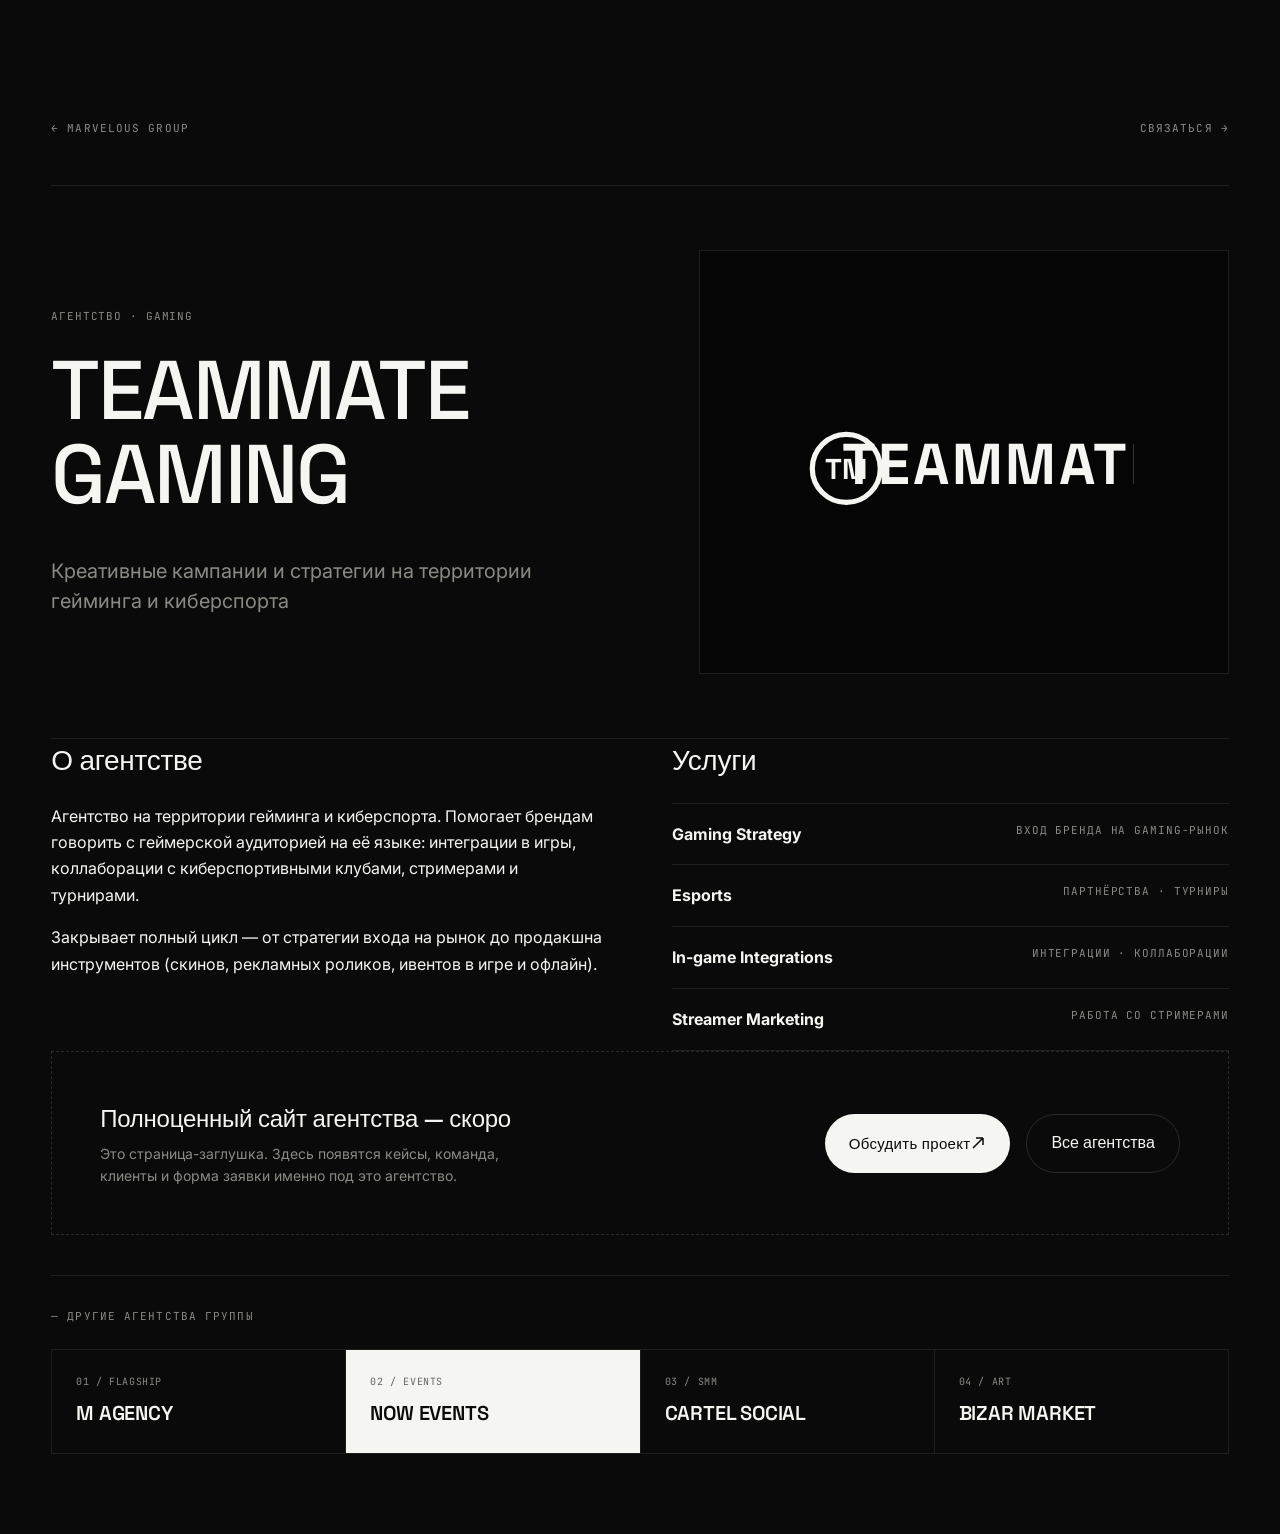
<file: agency/teammate.html>
<!doctype html>
<html lang="ru">
<head>
<meta charset="utf-8"/>
<meta name="viewport" content="width=device-width, initial-scale=1"/>
<title>Агентство — MARVELOUS GROUP</title>
<link rel="preconnect" href="https://fonts.googleapis.com">
<link rel="preconnect" href="https://fonts.gstatic.com" crossorigin>
<link href="https://fonts.googleapis.com/css2?family=Space+Grotesk:wght@300;400;500;600;700&family=Inter:wght@300;400;500;600&family=JetBrains+Mono:wght@400;500&display=swap" rel="stylesheet">
<link rel="stylesheet" href="../styles.css"/>
<style>
  .stub{
    min-height:100svh;
    padding: 120px var(--pad-x) 80px;
    display:flex; flex-direction:column; gap: 48px;
  }
  .stub__nav{
    display:flex; justify-content:space-between; align-items:center;
    font-family:var(--mono); font-size:11px; letter-spacing:.1em; text-transform:uppercase;
  }
  .stub__nav a{ color:var(--fg-dim); transition:color .3s var(--ease);}
  .stub__nav a:hover{color:var(--fg);}
  .stub__hero{
    display:grid; grid-template-columns: 1.1fr 1fr; gap: 64px;
    align-items:center;
    border-top:1px solid var(--line);
    border-bottom:1px solid var(--line);
    padding: 64px 0;
  }
  @media (max-width: 1200px){ .stub__hero{grid-template-columns:1fr; gap:40px} }
  .stub__eyebrow{ margin-bottom:24px;}
  .stub__name{
    font-family:var(--display); font-weight:500;
    font-size: clamp(48px, 6.5vw, 104px);
    line-height:1; letter-spacing:-.03em;
    overflow-wrap: break-word; word-break: normal;
  }
  .stub__tagline{
    margin-top: 40px; font-size:20px; line-height:1.5; color: var(--fg-dim); max-width: 40ch;
  }
  .stub__logo{
    display:flex; align-items:center; justify-content:center;
    aspect-ratio: 5/4;
    background:#050505; border:1px solid var(--line);
    padding: 48px;
  }
  .stub__logo--inverse{ background: var(--bg-alt); color:#0A0A0A;}
  .stub__logo svg{ width: min(80%, 340px); height:auto; }

  .stub__body{
    display:grid; grid-template-columns: 1fr 1fr; gap: 64px;
  }
  @media (max-width: 900px){ .stub__body{grid-template-columns:1fr; gap:32px} }
  .stub__body h3{
    font-family:var(--display); font-weight:500;
    font-size: 28px; letter-spacing:-.01em;
    margin-bottom: 20px;
  }
  .stub__body p{ color:var(--fg); line-height:1.65; margin-bottom:16px; font-size:16px;}
  .stub__services{list-style:none;}
  .stub__services li{
    padding: 18px 0; border-top:1px solid var(--line);
    display:flex; justify-content:space-between; gap:24px;
    font-size:16px;
  }
  .stub__services li:last-child{border-bottom:1px solid var(--line);}
  .stub__services li span{
    color:var(--fg-dim); font-family:var(--mono); font-size:11px; letter-spacing:.08em; text-transform:uppercase;
  }

  .stub__coming{
    padding: 48px;
    border:1px dashed var(--line-strong);
    display:flex; align-items:center; gap:24px; flex-wrap:wrap; justify-content:space-between;
  }
  .stub__coming h4{
    font-family:var(--display); font-weight:500; font-size:24px; letter-spacing:-.01em;
  }
  .stub__coming p{ color: var(--fg-dim); max-width:50ch; margin-top:6px; font-size:14px;}

  .stub__cta{ display:flex; gap:16px; flex-wrap:wrap; }
  .stub__cta .btn{ width:auto; padding: 16px 24px;}
  .stub__cta .ghost{
    padding: 16px 24px;
    border:1px solid var(--line-strong); border-radius:999px;
    font-family:var(--display); font-weight:500;
    transition: border-color .3s var(--ease);
  }
  .stub__cta .ghost:hover{ border-color: var(--fg);}

  .stub__other{
    margin-top: 40px;
    padding-top:32px; border-top:1px solid var(--line);
  }
  .stub__other-title{
    font-family:var(--mono); font-size:11px; letter-spacing:.1em; text-transform:uppercase;
    color:var(--fg-dim); margin-bottom:24px;
  }
  .stub__other-grid{
    display:grid; grid-template-columns: repeat(4, 1fr); gap:1px;
    background:var(--line);
    border: 1px solid var(--line);
  }
  @media (max-width: 900px){ .stub__other-grid{grid-template-columns: repeat(2, 1fr);} }
  .stub__other-grid a{
    background:var(--bg);
    padding: 24px;
    display:flex; flex-direction:column; gap:8px;
    transition: background .3s var(--ease);
  }
  .stub__other-grid a:hover{ background:#050505;}
  .stub__other-grid a.inverse{ background:var(--bg-alt); color:#0A0A0A;}
  .stub__other-grid a.inverse:hover{ background: #ECECE8;}
  .stub__other-name{
    font-family:var(--display); font-weight:600; font-size:20px; letter-spacing:-.01em;
  }
  .stub__other-desc{
    font-family:var(--mono); font-size:10px; letter-spacing:.06em; text-transform:uppercase;
    color:var(--fg-dim);
  }
  .stub__other-grid a.inverse .stub__other-desc{ color:#666660;}
</style>
</head>
<body>

<main class="stub" id="stub">
  <div class="stub__nav">
    <a href="../index.html">← MARVELOUS GROUP</a>
    <a href="../index.html#contacts">Связаться →</a>
  </div>

  <div id="content"><!-- filled by JS --></div>
</main>

<script src="../agencies.js"></script>
<script>
(function(){
  const slug = "teammate";
  const AGENCIES = window.AGENCIES || [];
  const invertedIds = new Set(["now", "ai"]);
  const a = AGENCIES.find(x => x.slug === slug) || AGENCIES[0];

  const others = AGENCIES.filter(x => x.slug !== a.slug).slice(0, 4);

  const el = document.getElementById("content");
  el.innerHTML = `
    <section class="stub__hero">
      <div>
        <div class="mono stub__eyebrow">агентство · ${a.tag}</div>
        <h1 class="stub__name">${a.nameFull}</h1>
        <p class="stub__tagline">${a.tagline}</p>
      </div>
      <div class="stub__logo ${invertedIds.has(a.id) ? "stub__logo--inverse" : ""}">${a.logo}</div>
    </section>

    <section class="stub__body">
      <div>
        <h3>О агентстве</h3>
        ${a.about.map(p => `<p>${p}</p>`).join("")}
      </div>
      <div>
        <h3>Услуги</h3>
        <ul class="stub__services">
          ${a.services.map(s => `<li><strong>${s[0]}</strong><span>${s[1]}</span></li>`).join("")}
        </ul>
      </div>
    </section>

    <section class="stub__coming">
      <div>
        <h4>Полноценный сайт агентства — скоро</h4>
        <p>Это страница-заглушка. Здесь появятся кейсы, команда, клиенты и форма заявки именно под это агентство.</p>
      </div>
      <div class="stub__cta">
        <a class="btn" href="../index.html#contacts">
          <span>Обсудить проект</span>
          <svg width="16" height="16" viewBox="0 0 16 16" fill="none"><path d="M3 13L13 3M13 3H6M13 3V10" stroke="currentColor" stroke-width="1.5"/></svg>
        </a>
        <a class="ghost" href="../index.html#ecosystem">Все агентства</a>
      </div>
    </section>

    <section class="stub__other">
      <div class="stub__other-title">— другие агентства группы</div>
      <div class="stub__other-grid">
        ${others.map(o => `
          <a href="${o.slug}.html" class="${invertedIds.has(o.id) ? "inverse" : ""}">
            <span class="stub__other-desc">0${AGENCIES.indexOf(o)+1} / ${o.tag}</span>
            <span class="stub__other-name">${o.nameFull}</span>
          </a>
        `).join("")}
      </div>
    </section>
  `;

  document.title = `${a.nameFull} — MARVELOUS GROUP`;
})();
</script>

</body>
</html>
</file>
<file: styles.css>
/* =========================================================
   MARVELOUS GROUP — base
   ========================================================= */
:root{
  --bg:        #0A0A0A;
  --bg-elev:   #111111;
  --bg-alt:    #F5F5F2;
  --fg:        #F5F5F2;
  --fg-dim:    #8A8A85;
  --fg-faint:  #3A3A38;
  --line:      #1E1E1D;
  --line-strong: #2A2A28;
  --accent:    #F5F5F2;

  --mono: "JetBrains Mono", ui-monospace, monospace;
  --display: "Space Grotesk", "Helvetica Neue", Helvetica, Arial, sans-serif;
  --body: "Inter", "Helvetica Neue", Helvetica, Arial, sans-serif;

  --pad-x: clamp(20px, 4vw, 64px);
  --ease: cubic-bezier(.2,.7,.2,1);
}

*{box-sizing:border-box;margin:0;padding:0}
html,body{background:var(--bg);color:var(--fg);}
body{
  font-family:var(--body);
  font-size:16px;line-height:1.55;
  -webkit-font-smoothing:antialiased;
  text-rendering:optimizeLegibility;
  overflow-x:hidden;
}
a{color:inherit;text-decoration:none}
button{font:inherit;color:inherit;background:none;border:0;cursor:pointer}
img,svg{display:block;max-width:100%}

.mono{
  font-family:var(--mono);
  font-size:11px;letter-spacing:.08em;text-transform:uppercase;
  color:var(--fg-dim);
}

::selection{background:#F5F5F2;color:#0A0A0A}

/* =========================================================
   REVEAL
   ========================================================= */
[data-reveal]{
  opacity:0; transform:translateY(24px);
  transition: opacity .9s var(--ease) var(--d,0s), transform .9s var(--ease) var(--d,0s);
}
[data-reveal].is-in{ opacity:1; transform:none; }

/* =========================================================
   NAV
   ========================================================= */
.nav{
  position:fixed; top:0; left:0; right:0; z-index:50;
  display:flex; align-items:center; justify-content:space-between;
  gap:24px;
  padding: 18px var(--pad-x);
  background: linear-gradient(to bottom, rgba(10,10,10,.92), rgba(10,10,10,.55) 70%, rgba(10,10,10,0));
  backdrop-filter: blur(8px);
  -webkit-backdrop-filter: blur(8px);
}
.nav__logo{
  display:flex; align-items:baseline; gap:6px;
  font-family:var(--display);
  font-weight:600; font-size:15px; letter-spacing:.02em;
}
.nav__bracket{color:var(--fg-dim); font-weight:600; letter-spacing:0;}
.nav__logo-text{font-family:var(--display); font-weight:600; font-size:15px; letter-spacing:.02em; color:var(--fg);}
.nav__logo-word{ font-size:15px; letter-spacing:.02em; font-weight:600; color:var(--fg); margin-left:2px;}
.nav__links{display:flex;gap:28px}
.nav__links a{
  font-family:var(--mono);
  font-size:12px; letter-spacing:.08em; text-transform:uppercase;
  color:var(--fg-dim); transition:color .3s var(--ease);
}
.nav__links a:hover{color:var(--fg)}
.nav__cta{
  display:flex; align-items:center; gap:8px;
  padding:10px 16px; border:1px solid var(--line-strong); border-radius:999px;
  font-family:var(--mono); font-size:11px; letter-spacing:.1em; text-transform:uppercase;
  transition: background .3s var(--ease), color .3s var(--ease), border-color .3s var(--ease);
}
.nav__cta:hover{ background:var(--fg); color:var(--bg); border-color:var(--fg);}
@media (max-width: 760px){
  .nav__links{display:none}
  .nav__logo-word{display:none}
}

/* =========================================================
   HERO
   ========================================================= */
.hero{
  position:relative; isolation:isolate;
  min-height: 100svh;
  padding: 140px var(--pad-x) 40px;
  display:flex; flex-direction:column; justify-content:space-between;
  overflow:hidden;
}
.hero__grain{
  position:absolute; inset:0; z-index:-1;
  background:
    radial-gradient(60% 60% at 10% 0%, rgba(255,255,255,.04), transparent 60%),
    radial-gradient(50% 60% at 100% 100%, rgba(255,255,255,.03), transparent 60%);
  pointer-events:none;
}
.hero__grain::after{
  content:""; position:absolute; inset:0;
  background-image: url("data:image/svg+xml;utf8,<svg xmlns='http://www.w3.org/2000/svg' width='160' height='160'><filter id='n'><feTurbulence baseFrequency='.9' numOctaves='2' stitchTiles='stitch'/><feColorMatrix values='0 0 0 0 1 0 0 0 0 1 0 0 0 0 1 0 0 0 .08 0'/></filter><rect width='100%' height='100%' filter='url(%23n)'/></svg>");
  opacity:.5;
  mix-blend-mode:overlay;
}

.hero__meta{
  display:flex; gap:14px; align-items:center;
  font-family:var(--mono); font-size:11px; letter-spacing:.12em; text-transform:uppercase;
  color:var(--fg-dim);
}
.hero__meta-dot{color:var(--fg); font-size:8px}

.hero__title{
  font-family:var(--display);
  font-weight:500;
  line-height:.92;
  letter-spacing:-.02em;
  margin: 24px 0 48px;
}
.hero__title-row{ display:block; }
.hero__title-row{ font-size: clamp(40px, 7vw, 110px); font-style: italic; font-weight:300; color:var(--fg-dim); }
.hero__title-row--big{ font-size: clamp(56px, 10vw, 160px); font-style:normal; font-weight:500; color:var(--fg);}
.hero__title-row--mega{
  font-size: clamp(44px, 8.4vw, 130px);
  font-weight:600;
  letter-spacing:-.035em;
  color:var(--fg);
}
.hero__bracket{color:var(--fg-faint); font-weight:300}
.hero__amp{
  font-family:var(--mono); font-weight:400;
  color:var(--fg-dim); padding: 0 .15em;
  font-size:.5em; vertical-align: .25em;
}

.hero__foot{
  display:grid; grid-template-columns: 1fr auto; gap:40px;
  align-items:end;
}
.hero__lede{
  max-width: 62ch; font-size:17px; line-height:1.6; color:var(--fg-dim);
}
.hero__lede::first-line{ color:var(--fg);}
.hero__scroll{
  display:flex; flex-direction:column; align-items:center; gap:12px;
  color:var(--fg-dim); opacity:.7;
  transition:opacity .3s var(--ease);
}
.hero__scroll:hover{opacity:1}
@media (max-width:720px){
  .hero__foot{grid-template-columns:1fr}
  .hero__scroll{display:none}
}

/* =========================================================
   TICKER
   ========================================================= */
.ticker{
  border-top:1px solid var(--line);
  border-bottom:1px solid var(--line);
  overflow:hidden;
  padding:18px 0;
}
.ticker__track{
  display:inline-flex; gap:32px;
  white-space:nowrap;
  animation: tick 60s linear infinite;
  font-family:var(--display);
  font-weight:500; font-size:22px; letter-spacing:.02em;
  color:var(--fg);
}
.ticker__track span:nth-child(even){color:var(--fg-dim); font-size:10px}
@keyframes tick{
  from{transform:translateX(0)}
  to  {transform:translateX(-50%)}
}

/* =========================================================
   SECTION HEAD
   ========================================================= */
.section-head{ padding: 120px var(--pad-x) 56px; }
.section-head__eyebrow{ display:block; margin-bottom: 32px;}
.section-head__title{
  font-family:var(--display);
  font-weight:500;
  font-size: clamp(36px, 5.6vw, 80px);
  line-height:1.02;
  letter-spacing:-.025em;
  max-width: 20ch;
  text-wrap:pretty;
}
.section-head__title i{
  font-style:italic; font-weight:300; color:var(--fg-dim);
}
.section-head__desc{
  max-width:60ch; color:var(--fg-dim);
  margin-top:32px; font-size:17px; line-height:1.6;
}

/* =========================================================
   AGENCY GRID
   ========================================================= */
.ecosystem{ padding-bottom: 80px; }
.grid{
  display:grid;
  grid-template-columns: repeat(4, 1fr);
  gap:1px;
  background:var(--line);
  border-top:1px solid var(--line);
  border-bottom:1px solid var(--line);
}
@media (max-width: 1100px){ .grid{grid-template-columns: repeat(2,1fr)} }
@media (max-width: 560px){ .grid{grid-template-columns: 1fr} }

.card{
  position:relative;
  background:var(--bg);
  aspect-ratio: 5/4;
  overflow:hidden;
  cursor:pointer;
  transition: background .4s var(--ease);
  isolation:isolate;
}
.card:hover{ background:#050505; }

.card__index{
  position:absolute; top:16px; left:20px;
  font-family:var(--mono); font-size:10px; letter-spacing:.1em;
  color:var(--fg-faint);
  z-index:3;
}
.card__arrow{
  position:absolute; top:16px; right:20px;
  color:var(--fg-faint);
  transition: color .4s var(--ease), transform .4s var(--ease);
  z-index:3;
}
.card:hover .card__arrow{ color:var(--fg); transform:translate(3px,-3px); }

.card__logo{
  position:absolute; inset:0;
  display:flex; align-items:center; justify-content:center;
  padding: 48px 24px 80px;
  transition: transform .6s var(--ease), opacity .4s var(--ease);
}
.card__logo svg{ width: min(70%, 260px); height:auto; }
.card:hover .card__logo{ transform: translateY(-18px); }

.card__desc{
  position:absolute; left:20px; right:20px; bottom:18px;
  font-family:var(--mono); font-size:11px; letter-spacing:.04em; text-transform:uppercase;
  color:var(--fg-dim);
  transition: color .4s var(--ease);
  line-height:1.5;
  z-index:2;
}
.card:hover .card__desc{ color:var(--fg); }

.card__hover{
  position:absolute; inset:0;
  padding: 56px 24px 20px;
  display:flex; flex-direction:column; justify-content:space-between;
  opacity:0; transform: translateY(12px);
  transition: opacity .4s var(--ease), transform .4s var(--ease);
  pointer-events:none;
  z-index:2;
}
.card__hover-name{
  font-family:var(--display); font-weight:600; font-size:28px;
  letter-spacing:-.01em;
}
.card:hover .card__hover{ opacity:0; }

.card__tag{
  position:absolute; left:20px; top:44px;
  display:inline-block;
  padding: 4px 10px;
  border:1px solid var(--line-strong); border-radius:999px;
  font-family:var(--mono); font-size:9px; letter-spacing:.12em; text-transform:uppercase;
  color:var(--fg-dim);
  z-index:3;
}

/* light variant for some cards (for visual rhythm) */
.card--inverse{ background: var(--bg-alt); color: #0A0A0A; }
.card--inverse:hover{ background:#ECECE8; }
.card--inverse .card__index,
.card--inverse .card__arrow{ color:#9A9A95; }
.card--inverse .card__desc{ color:#444441; }
.card--inverse:hover .card__desc{ color:#0A0A0A; }
.card--inverse .card__tag{ border-color:#D8D8D3; color:#666660; }

/* reveal-on-scroll for grid */
.card{ opacity:0; transform: translateY(18px); transition: opacity .8s var(--ease), transform .8s var(--ease), background .4s var(--ease);}
.card.is-in{ opacity:1; transform:none; }

/* =========================================================
   ABOUT
   ========================================================= */
.about{ padding-bottom: 120px; }
.about__grid{
  padding: 0 var(--pad-x);
  display:grid;
  grid-template-columns: repeat(3, 1fr);
  gap: 48px;
  border-top:1px solid var(--line);
  padding-top: 48px;
}
@media (max-width: 900px){ .about__grid{grid-template-columns:1fr; gap:32px} }
.about__col p{ color:var(--fg); line-height:1.65; font-size:16px; max-width: 48ch;}
.about__label{ margin-bottom:16px; display:block;}

.stats{
  margin-top: 80px;
  padding: 48px var(--pad-x);
  border-top:1px solid var(--line);
  border-bottom:1px solid var(--line);
  display:grid; grid-template-columns:repeat(4,1fr); gap:24px;
}
@media (max-width: 760px){ .stats{grid-template-columns:repeat(2,1fr)} }
.stats__item{ display:flex; flex-direction:column; gap:12px;}
.stats__num{
  font-family:var(--display); font-weight:500;
  font-size: clamp(48px, 6vw, 96px);
  line-height:.9; letter-spacing:-.04em;
}
.stats__num span{ color:var(--fg-dim); font-weight:300;}

/* =========================================================
   CONTACTS
   ========================================================= */
.contacts{ padding-bottom:120px;}
.contacts__grid{
  padding: 0 var(--pad-x);
  display:grid;
  grid-template-columns: 1.3fr 1fr;
  gap: 80px;
}
@media (max-width: 900px){ .contacts__grid{grid-template-columns:1fr; gap:48px} }

.form{
  display:grid; grid-template-columns:1fr 1fr; gap: 24px 24px;
  border-top:1px solid var(--line);
  padding-top:40px;
}
.field{ display:flex; flex-direction:column; gap:10px; }
.field--full{ grid-column: 1 / -1; }
.field__label{ display:block; }
.field input, .field textarea{
  background: transparent;
  border: 0; border-bottom: 1px solid var(--line-strong);
  padding: 8px 0 10px;
  color:var(--fg); font-family:var(--body); font-size:16px;
  outline:none; resize: vertical;
  transition: border-color .3s var(--ease);
}
.field input::placeholder, .field textarea::placeholder{ color:var(--fg-faint);}
.field input:focus, .field textarea:focus{ border-color: var(--fg);}

.chips{ display:flex; flex-wrap:wrap; gap:8px; }
.chip{
  padding: 8px 14px; border:1px solid var(--line-strong); border-radius:999px;
  font-family:var(--mono); font-size:11px; letter-spacing:.08em; text-transform:uppercase;
  color:var(--fg-dim);
  transition:all .3s var(--ease);
  user-select:none;
}
.chip:hover{ color:var(--fg); border-color: var(--fg-dim);}
.chip.is-on{ background: var(--fg); color: var(--bg); border-color: var(--fg);}

.btn{
  grid-column: 1 / -1;
  display:flex; justify-content:space-between; align-items:center;
  width:100%; padding: 20px 28px;
  background: var(--fg); color: var(--bg);
  border-radius: 999px;
  font-family:var(--display); font-weight:500; font-size:15px; letter-spacing:.02em;
  transition: transform .3s var(--ease), background .3s var(--ease);
}
.btn:hover{ transform: translateY(-2px); background: #E5E5E0;}

.form__status{ grid-column: 1 / -1; color: var(--fg-dim); min-height: 18px;}
.form__status.is-ok{ color: var(--fg); }

.contacts__info{
  border-top:1px solid var(--line);
  padding-top:40px;
  display:flex; flex-direction:column; gap:32px;
}
.contacts__block p, .contacts__block a{ font-size:16px; line-height:1.6; }
.contacts__block a{ border-bottom:1px solid var(--line-strong); transition:border-color .3s var(--ease);}
.contacts__block a:hover{ border-color: var(--fg);}
.contacts__label{ display:block; margin-bottom:10px; }
.contacts__social{display:flex; gap:14px;}
.contacts__social a{
  width:44px; height:44px; border:1px solid var(--line-strong); border-radius:50%;
  display:grid; place-items:center;
  font-family:var(--mono); font-size:11px; letter-spacing:.08em;
  transition:all .3s var(--ease);
  border-bottom:1px solid var(--line-strong);
}
.contacts__social a:hover{ background:var(--fg); color:var(--bg); border-color:var(--fg);}

/* =========================================================
   FOOTER
   ========================================================= */
.footer{
  border-top:1px solid var(--line);
  padding: 48px var(--pad-x) 36px;
}
.footer__top{
  display:flex; justify-content:space-between; align-items:flex-end; gap:24px;
  padding-bottom: 80px;
}
.footer__logo{
  font-family:var(--display); font-weight:600;
  font-size: clamp(32px, 6vw, 96px); letter-spacing:-.02em;
  line-height:1;
}
.footer__lede{ color:var(--fg-dim); text-align:right; font-size:14px; line-height:1.6;}
.footer__bot{
  display:flex; justify-content:space-between; gap:24px;
  padding-top:24px; border-top:1px solid var(--line);
}
@media (max-width:700px){
  .footer__top{flex-direction:column; align-items:flex-start;}
  .footer__lede{text-align:left;}
  .footer__bot{flex-direction:column; gap:8px;}
}

/* =========================================================
   MODAL
   ========================================================= */
.modal{
  position:fixed; inset:0; z-index:100;
  pointer-events:none;
  opacity:0;
  transition: opacity .4s var(--ease);
}
.modal.is-open{ opacity:1; pointer-events:auto;}
.modal__backdrop{
  position:absolute; inset:0;
  background: rgba(10,10,10,.75);
  backdrop-filter: blur(6px);
  -webkit-backdrop-filter: blur(6px);
}
.modal__panel{
  position:absolute;
  left:0; right:0; bottom:0;
  max-height: 92vh;
  background: var(--bg);
  border-top:1px solid var(--line-strong);
  overflow:auto;
  transform: translateY(24px);
  transition: transform .5s var(--ease);
}
.modal.is-open .modal__panel{ transform:none;}
.modal__close{
  position:fixed; top:20px; right:20px;
  width:44px; height:44px; border-radius:50%;
  border:1px solid var(--line-strong);
  display:grid; place-items:center;
  background: var(--bg); color: var(--fg);
  z-index:2;
  transition: all .3s var(--ease);
}
.modal__close:hover{ background:var(--fg); color:var(--bg); border-color:var(--fg);}
.modal__body{ padding: 80px var(--pad-x) 80px; max-width: 1400px; margin:0 auto;}

.detail__head{
  display:grid; grid-template-columns: 1fr 1fr; gap: 48px;
  padding-bottom: 64px; border-bottom: 1px solid var(--line);
}
@media (max-width: 900px){ .detail__head{grid-template-columns:1fr; gap:24px} }
.detail__eyebrow{ margin-bottom: 24px;}
.detail__name{
  font-family:var(--display); font-weight:500;
  font-size: clamp(48px, 7vw, 110px);
  line-height:.95; letter-spacing:-.03em;
}
.detail__tagline{
  color: var(--fg-dim); font-size:18px; line-height:1.55;
  max-width: 42ch;
}
.detail__logo{
  display:flex; align-items:center; justify-content:center;
  background:#050505; border:1px solid var(--line);
  aspect-ratio: 5/4;
  padding: 40px;
}
.detail__logo svg{ width: min(70%, 300px); height:auto;}
.detail__logo--inverse{ background: var(--bg-alt); }

.detail__body{
  display:grid; grid-template-columns: 1fr 1fr; gap: 64px;
  padding: 64px 0;
}
@media (max-width: 900px){ .detail__body{grid-template-columns:1fr; gap:32px; padding: 40px 0;} }
.detail__body h3{
  font-family:var(--display); font-weight:500;
  font-size: 28px; letter-spacing:-.01em;
  margin-bottom: 20px;
}
.detail__body p{ color:var(--fg); line-height:1.65; margin-bottom:16px;}
.detail__services{ list-style:none; display:flex; flex-direction:column; }
.detail__services li{
  padding: 16px 0; border-top: 1px solid var(--line);
  display:flex; justify-content:space-between; gap:24px;
  font-size:16px;
}
.detail__services li:last-child{ border-bottom:1px solid var(--line);}
.detail__services li span{ color:var(--fg-dim); font-family:var(--mono); font-size:11px; letter-spacing:.08em; text-transform:uppercase;}

.detail__cta{
  display:flex; gap:16px; align-items:center; flex-wrap:wrap;
  padding: 32px 0 0; border-top:1px solid var(--line);
}
.detail__cta .btn{ width:auto; padding: 18px 28px;}
.detail__cta a.ghost{
  padding: 18px 24px;
  border:1px solid var(--line-strong); border-radius:999px;
  font-family:var(--display); font-weight:500;
  transition: border-color .3s var(--ease), background .3s var(--ease);
}
.detail__cta a.ghost:hover{ border-color:var(--fg);}
</file>
